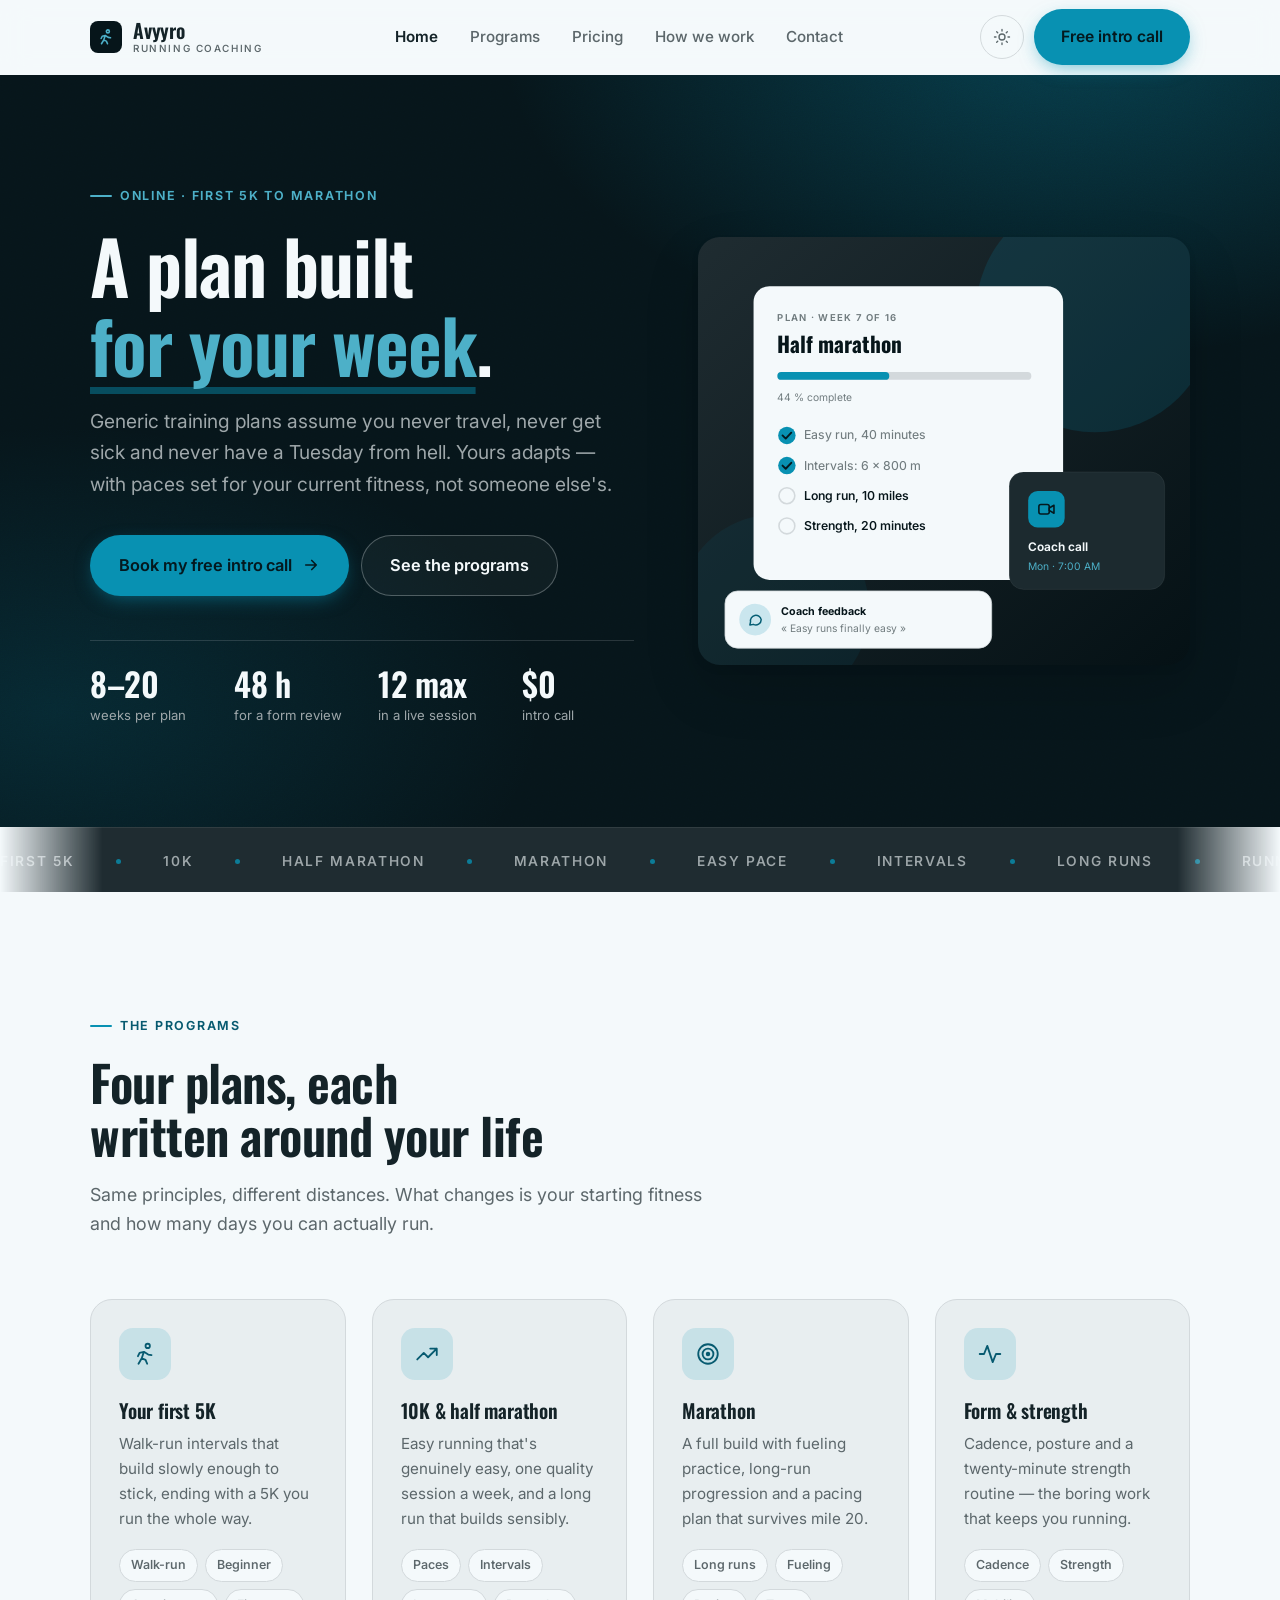
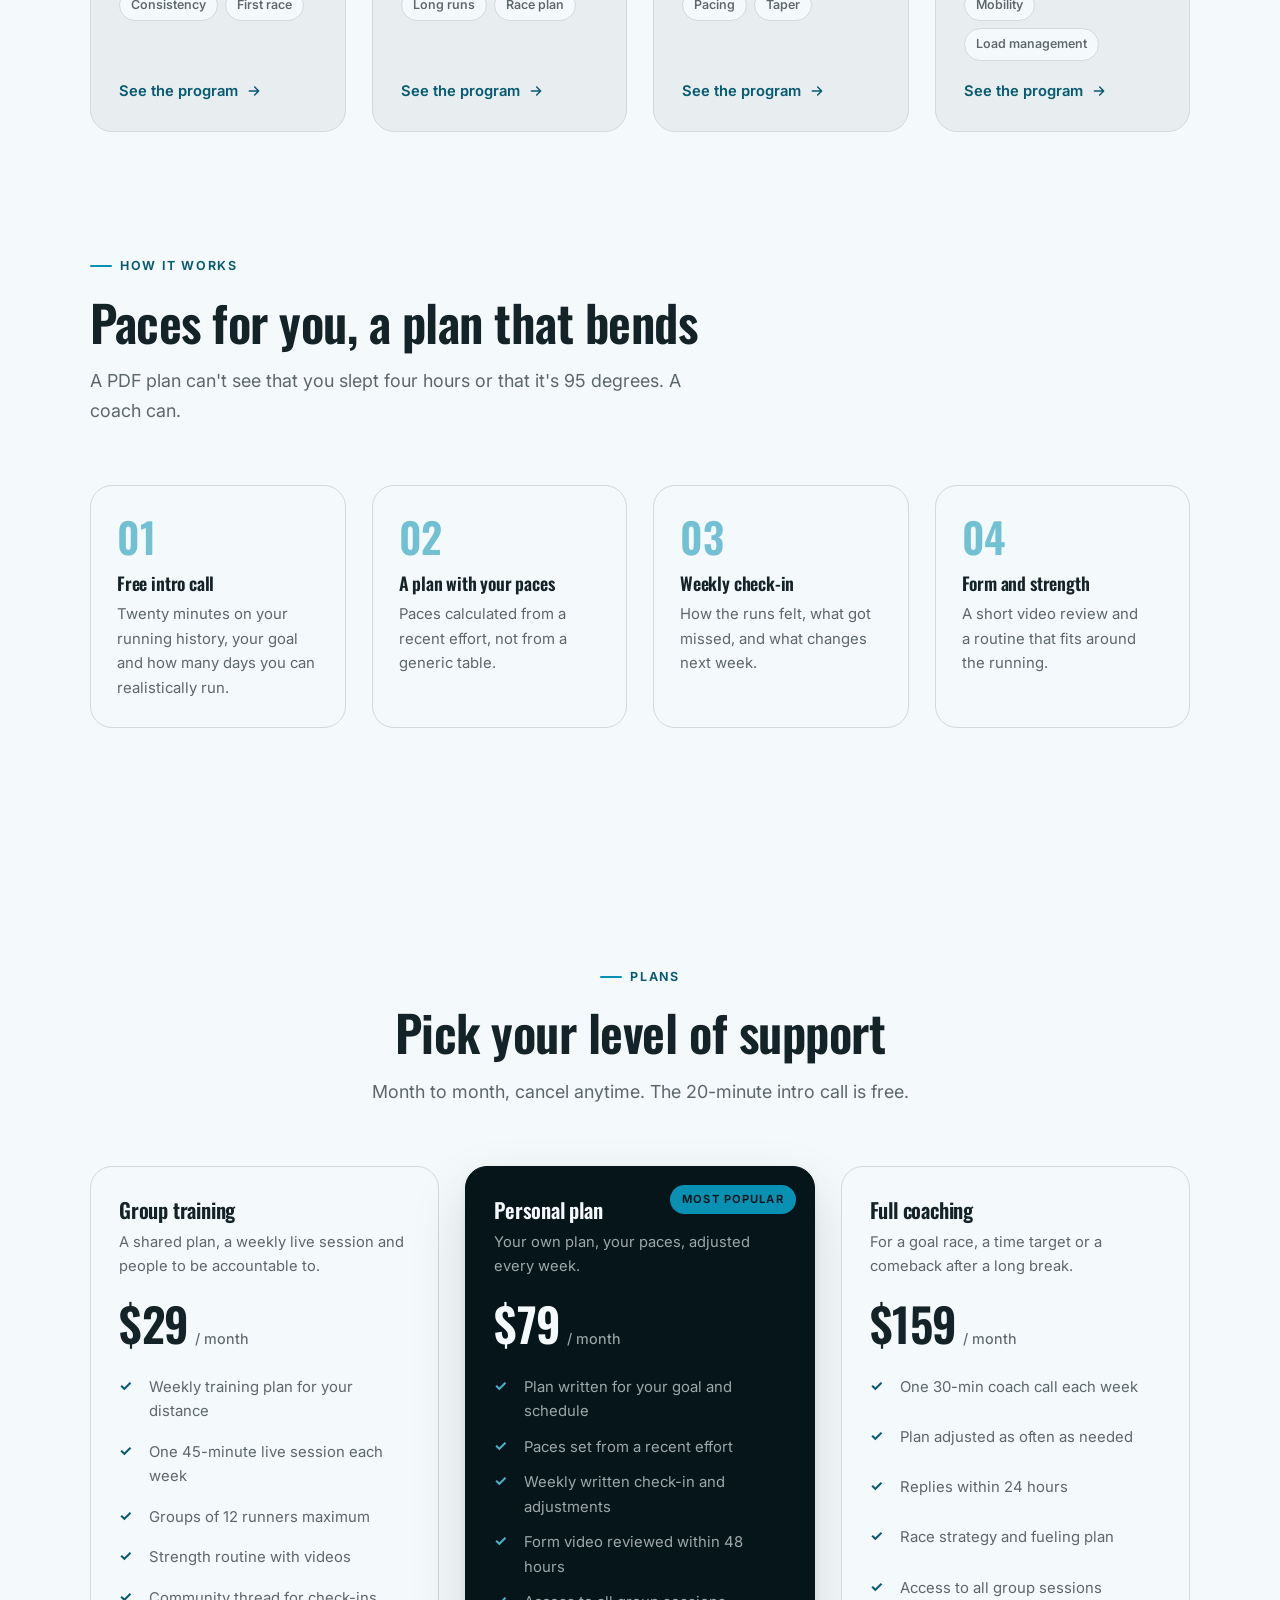
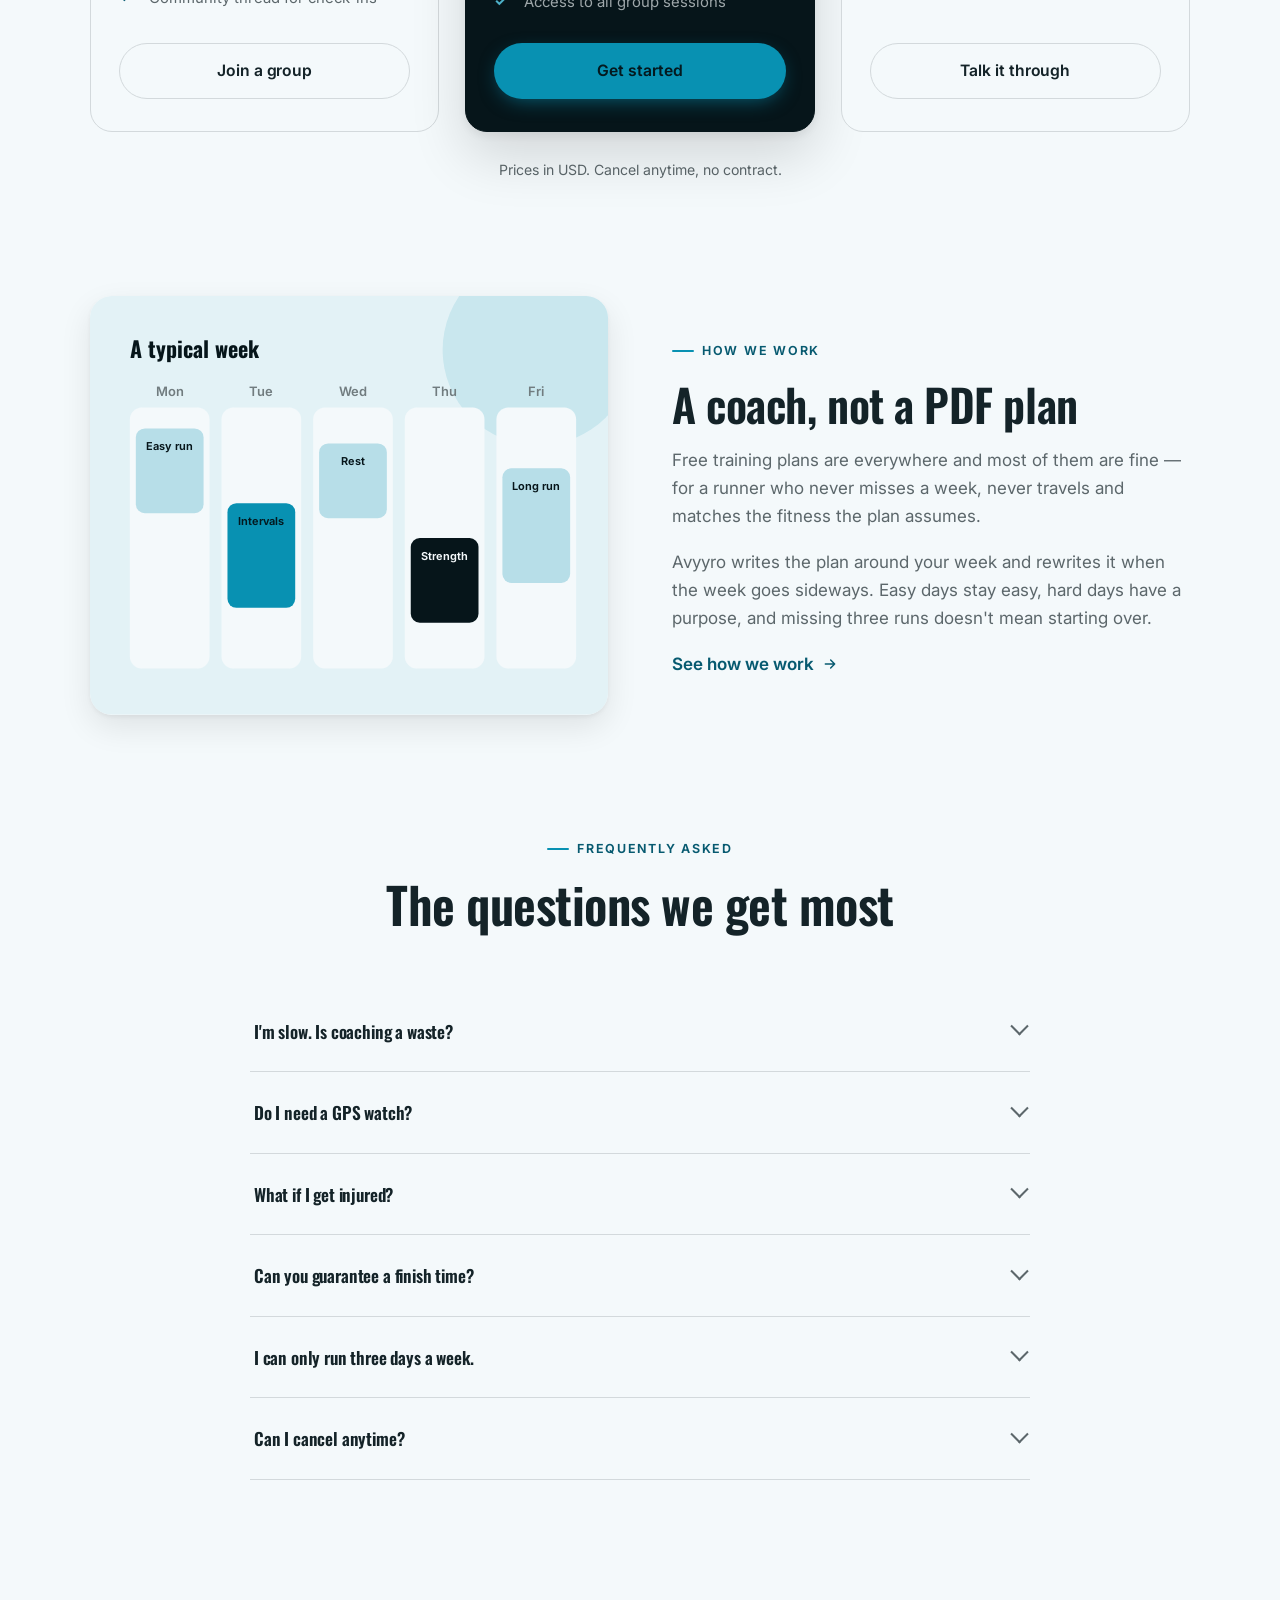
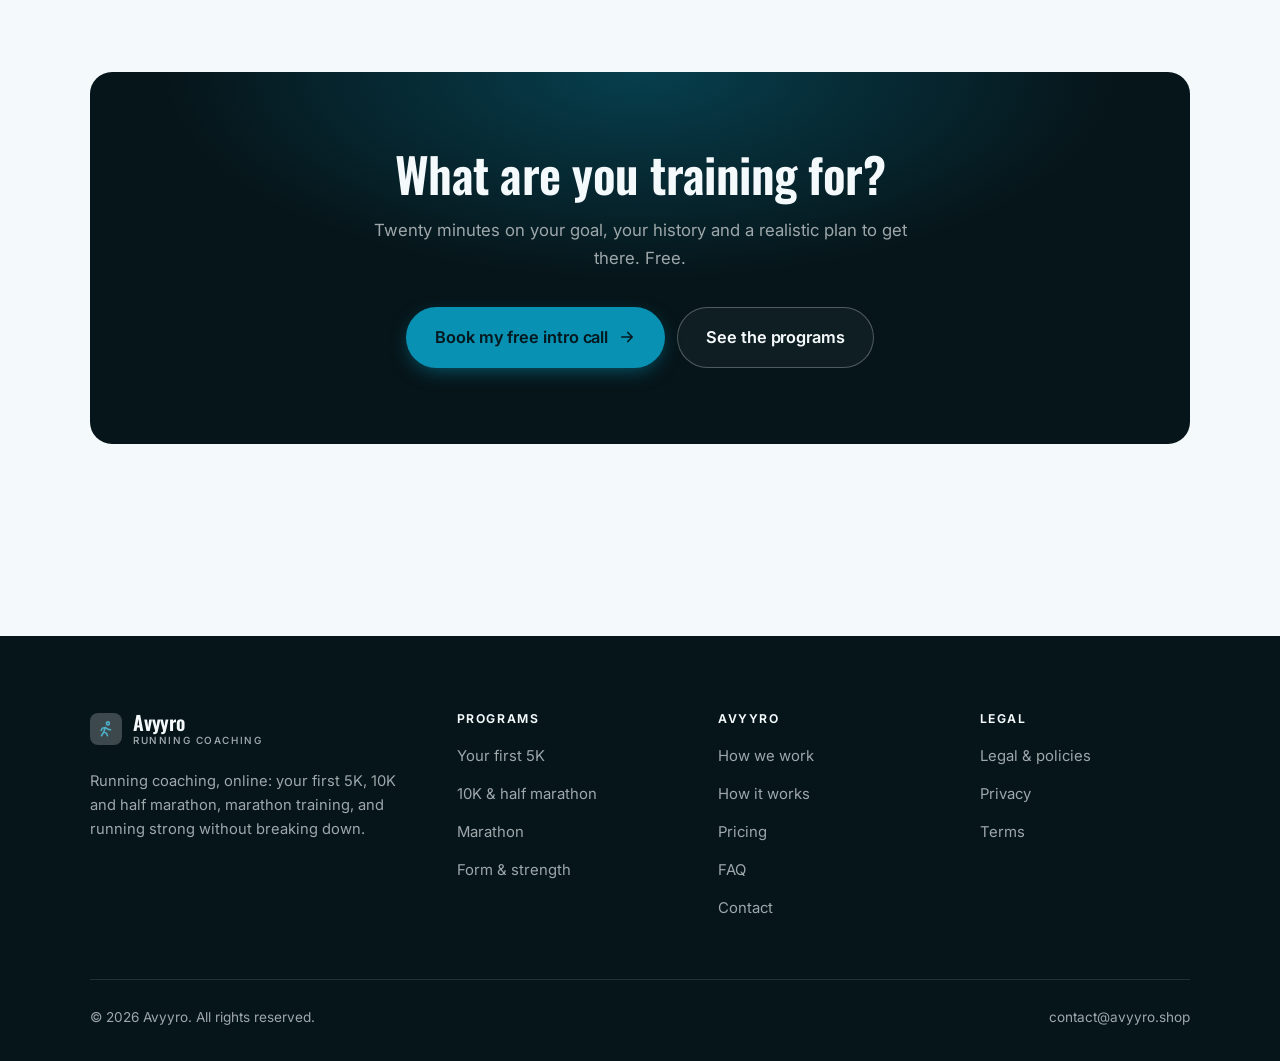
<file: index.html>
<!DOCTYPE html>
<html lang="en" class="no-js">
<head>
<meta charset="utf-8">
<meta name="viewport" content="width=device-width, initial-scale=1">
<title>Avyyro — Running coaching: a plan written for your week</title>
<meta name="description" content="Online running coaching: first 5K through marathon, paces set for you, form and strength work, and a plan that adapts when life gets in the way. Free intro call.">
<link rel="canonical" href="https://avyyro.shop/">

<meta property="og:type" content="website">
<meta property="og:url" content="https://avyyro.shop/">
<meta property="og:site_name" content="Avyyro">
<meta property="og:locale" content="en_US">
<meta property="og:title" content="Avyyro — Running coaching: a plan written for your week">
<meta property="og:description" content="Online running coaching: first 5K through marathon, paces set for you, form and strength work, and a plan that adapts when life gets in the way. Free intro call.">
<meta name="theme-color" content="#06151a">

<link rel="icon" href="assets/img/favicon.svg" type="image/svg+xml">
<link rel="preconnect" href="https://fonts.googleapis.com">
<link rel="preconnect" href="https://fonts.gstatic.com" crossorigin>
<link rel="stylesheet" href="https://fonts.googleapis.com/css2?family=Oswald:wght@400..700&family=Inter:wght@400..700&display=swap">
<link rel="stylesheet" href="assets/css/style.css">

<!-- Thème appliqué avant le premier rendu (évite le flash) -->
<script>
document.documentElement.classList.remove('no-js');
(function(){try{var t=localStorage.getItem('site-theme');if(t){document.documentElement.setAttribute('data-theme',t);}}catch(e){}})();
</script>
<script type="application/ld+json">
{
  "@context": "https://schema.org",
  "@type": "Organization",
  "name": "Avyyro",
  "url": "https://avyyro.shop/",
  "email": "contact@avyyro.shop",
  "description": "Online running coaching: first 5K through marathon, paces set for you, form and strength work, and a plan that adapts when life gets in the way. Free intro call.",
  "areaServed": "US",
  "knowsLanguage": "en"
}
</script>
</head>

<body>
<a class="skip-link" href="#main">Skip to main content</a>

<header class="site-header">
  <nav class="wrap nav" aria-label="Main navigation">
    <a class="brand" href="index.html">
      <svg class="brand__mark" viewBox="0 0 64 64" aria-hidden="true">
        <rect class="bm-bg" width="64" height="64" rx="16"/>
        <g class="bm-ic" transform="translate(14 14) scale(1.5)" fill="none" stroke-width="2.1" stroke-linecap="round" stroke-linejoin="round"><circle cx="14.5" cy="4.5" r="2"/><path d="M6 21l3-5 3.5 1.5L14 21M9 16l2-6 4 2.5 3 .5M11 10l-4 1-1.5 3"/></g>
      </svg>
      <span>Avyyro<span class="brand__sub">Running coaching</span></span>
    </a>

    <ul class="nav__links" id="nav-links">
      <li><a href="index.html" aria-current="page">Home</a></li>
      <li><a href="programs.html">Programs</a></li>
      <li><a href="index.html#pricing">Pricing</a></li>
      <li><a href="about.html">How we work</a></li>
      <li><a href="contact.html">Contact</a></li>
      <li><a class="btn btn--primary" href="contact.html">Free intro call</a></li>
    </ul>

    <div class="nav__cta">
      <button class="theme-toggle" type="button" aria-label="Switch to dark theme">
        <svg class="icon-sun" viewBox="0 0 24 24" fill="none" stroke="currentColor" stroke-width="1.8" stroke-linecap="round" aria-hidden="true"><circle cx="12" cy="12" r="4"/><path d="M12 2v2m0 16v2M2 12h2m16 0h2M4.9 4.9l1.4 1.4m11.4 11.4 1.4 1.4M19.1 4.9l-1.4 1.4M6.3 17.7l-1.4 1.4"/></svg>
        <svg class="icon-moon" viewBox="0 0 24 24" fill="none" stroke="currentColor" stroke-width="1.8" stroke-linecap="round" stroke-linejoin="round" aria-hidden="true"><path d="M21 12.8A9 9 0 1 1 11.2 3a7 7 0 0 0 9.8 9.8z"/></svg>
      </button>
      <a class="btn btn--primary" href="contact.html">Free intro call</a>
      <button class="nav__toggle" type="button" aria-expanded="false" aria-controls="nav-links" aria-label="Open menu">
        <svg class="icon-open" viewBox="0 0 24 24" fill="none" stroke="currentColor" stroke-width="2" stroke-linecap="round" aria-hidden="true"><path d="M3 6h18M3 12h18M3 18h18"/></svg>
        <svg class="icon-close" viewBox="0 0 24 24" fill="none" stroke="currentColor" stroke-width="2" stroke-linecap="round" aria-hidden="true"><path d="M6 6l12 12M18 6L6 18"/></svg>
      </button>
    </div>
  </nav>
</header>

<main id="main">

<section class="hero">
  <div class="wrap hero__inner">
    <div>
      <span class="eyebrow hero__eyebrow">Online · First 5K to marathon</span>
      <h1>A plan built<br> <em>for your week</em>.</h1>
      <p class="hero__lede">Generic training plans assume you never travel, never get sick and never have a Tuesday from hell. Yours adapts — with paces set for your current fitness, not someone else's.</p>

      <div class="hero__actions">
        <a class="btn btn--primary btn--lg" href="contact.html">Book my free intro call <svg viewBox="0 0 24 24" fill="none" stroke="currentColor" stroke-width="2.2" stroke-linecap="round" stroke-linejoin="round" aria-hidden="true"><path d="M5 12h14M13 6l6 6-6 6"/></svg></a>
        <a class="btn btn--on-dark btn--lg" href="programs.html">See the programs</a>
      </div>

      <ul class="hero__proof">
        <li><span class="stat__num">8–20</span><span class="stat__label">weeks per plan</span></li>
        <li><span class="stat__num">48 h</span><span class="stat__label">for a form review</span></li>
        <li><span class="stat__num">12 max</span><span class="stat__label">in a live session</span></li>
        <li><span class="stat__num">$0</span><span class="stat__label">intro call</span></li>
      </ul>
    </div>

    <div class="hero__art">
      <svg viewBox="0 0 620 540" role="img" aria-label="A half marathon plan in week 7 of 16, showing this week's runs, the next coach call and feedback.">
        <defs>
          <linearGradient id="hbg" x1="0" y1="0" x2="1" y2="1">
            <stop offset="0" stop-color="#1f2c31"/><stop offset="1" stop-color="#051115"/>
          </linearGradient>
        </defs>
        <rect width="620" height="540" rx="22" fill="url(#hbg)"/>
        <circle cx="500" cy="96" r="150" fill="#0891b2" opacity=".16"/>
        <circle cx="96" cy="470" r="120" fill="#0891b2" opacity=".08"/>

        <g style="font-family: var(--font-body)">
          <!-- Carte programme -->
          <rect x="70" y="62" width="390" height="370" rx="20" fill="#f4f9fb"/>
          <text x="100" y="106" font-size="12" font-weight="650" letter-spacing="1.6" fill="#717c7f">PLAN · WEEK 7 OF 16</text>
          <text x="100" y="146" font-size="27" font-weight="700" fill="#06151a" style="font-family: var(--font-display)">Half marathon</text>
          <rect x="100" y="170" width="320" height="10" rx="5" fill="#d3d9dc"/>
          <rect x="100" y="170" width="141" height="10" rx="5" fill="#0891b2"/>
          <text x="100" y="206" font-size="13" fill="#717c7f">44 % complete</text>
          <circle cx="112" cy="250" r="11" fill="#0891b2"/><path d="M106.5 250l4 4 7-7.5" fill="none" stroke="#04191f" stroke-width="2.4" stroke-linecap="round" stroke-linejoin="round"/><text x="134" y="255" font-size="15.5" fill="#717c7f" font-weight="450">Easy run, 40 minutes</text>
          <circle cx="112" cy="288" r="11" fill="#0891b2"/><path d="M106.5 288l4 4 7-7.5" fill="none" stroke="#04191f" stroke-width="2.4" stroke-linecap="round" stroke-linejoin="round"/><text x="134" y="293" font-size="15.5" fill="#717c7f" font-weight="450">Intervals: 6 × 800 m</text>
          <circle cx="112" cy="326" r="10" fill="none" stroke="#d3d9dc" stroke-width="2"/><text x="134" y="331" font-size="15.5" fill="#06151a" font-weight="560">Long run, 10 miles</text>
          <circle cx="112" cy="364" r="10" fill="none" stroke="#d3d9dc" stroke-width="2"/><text x="134" y="369" font-size="15.5" fill="#06151a" font-weight="560">Strength, 20 minutes</text>

          <!-- Carte séance -->
          <rect x="392" y="296" width="196" height="148" rx="18" fill="#1c2a2f" stroke="#ffffff" stroke-opacity=".08"/>
          <rect x="416" y="320" width="46" height="46" rx="12" fill="#0891b2"/>
          <g transform="translate(427 331)" fill="none" stroke="#04191f" color="#04191f" stroke-width="2" stroke-linecap="round" stroke-linejoin="round"><rect x="2.5" y="6" width="13" height="12" rx="2.5"/><path d="M15.5 10.5 21.5 7v10l-6-3.5z"/></g>
          <text x="416" y="396" font-size="15" font-weight="650" fill="#f4f9fb">Coach call</text>
          <text x="416" y="420" font-size="13" fill="#4db0c8">Mon · 7:00 AM</text>

          <!-- Retour du coach -->
          <rect x="34" y="446" width="336" height="72" rx="16" fill="#f4f9fb" stroke="#d3d9dc"/>
          <circle cx="72" cy="482" r="20" fill="#cae6ee"/>
          <g transform="translate(62 472) scale(.84)" fill="none" stroke="#055e74" stroke-width="2.2" stroke-linecap="round" stroke-linejoin="round"><path d="M21 12a8 8 0 0 1-11.6 7.1L4 20l1-4.6A8 8 0 1 1 21 12z"/></g>
          <text x="104" y="476" font-size="13.5" font-weight="700" fill="#06151a">Coach feedback</text>
          <text x="104" y="498" font-size="13" fill="#717c7f">« Easy runs finally easy »</text>
        </g>
      </svg>
    </div>
  </div>
</section>

<div class="marquee" aria-hidden="true">
  <div class="marquee__track"><span>First 5K</span><span>10K</span><span>Half marathon</span><span>Marathon</span><span>Easy pace</span><span>Intervals</span><span>Long runs</span><span>Running form</span><span>Strength</span><span>Race day</span><span>First 5K</span><span>10K</span><span>Half marathon</span><span>Marathon</span><span>Easy pace</span><span>Intervals</span><span>Long runs</span><span>Running form</span><span>Strength</span><span>Race day</span></div>
</div>

<section class="section wrap" id="programs">
  <div class="section-head reveal">
    <span class="eyebrow">The programs</span>
    <h2>Four plans, each written around your life</h2>
    <p>Same principles, different distances. What changes is your starting fitness and how many days you can actually run.</p>
  </div>
  <div class="grid grid--4 reveal-group">
    <a class="card" href="programs.html#first-5k">
      <div class="card__icon"><svg viewBox="0 0 24 24" fill="none" stroke="currentColor" stroke-width="1.7" stroke-linecap="round" stroke-linejoin="round" aria-hidden="true"><circle cx="14.5" cy="4.5" r="2"/><path d="M6 21l3-5 3.5 1.5L14 21M9 16l2-6 4 2.5 3 .5M11 10l-4 1-1.5 3"/></svg></div>
      <h3>Your first 5K</h3>
      <p>Walk-run intervals that build slowly enough to stick, ending with a 5K you run the whole way.</p>
      <ul class="tags"><li>Walk-run</li><li>Beginner</li><li>Consistency</li><li>First race</li></ul>
      <span class="arrow-link">See the program <svg viewBox="0 0 24 24" fill="none" stroke="currentColor" stroke-width="2.2" stroke-linecap="round" stroke-linejoin="round" aria-hidden="true"><path d="M5 12h14M13 6l6 6-6 6"/></svg></span>
    </a>
    <a class="card" href="programs.html#10k-half">
      <div class="card__icon"><svg viewBox="0 0 24 24" fill="none" stroke="currentColor" stroke-width="1.7" stroke-linecap="round" stroke-linejoin="round" aria-hidden="true"><path d="M3 17l6-6 4 4 8-8M15 7h6v6"/></svg></div>
      <h3>10K &amp; half marathon</h3>
      <p>Easy running that's genuinely easy, one quality session a week, and a long run that builds sensibly.</p>
      <ul class="tags"><li>Paces</li><li>Intervals</li><li>Long runs</li><li>Race plan</li></ul>
      <span class="arrow-link">See the program <svg viewBox="0 0 24 24" fill="none" stroke="currentColor" stroke-width="2.2" stroke-linecap="round" stroke-linejoin="round" aria-hidden="true"><path d="M5 12h14M13 6l6 6-6 6"/></svg></span>
    </a>
    <a class="card" href="programs.html#marathon">
      <div class="card__icon"><svg viewBox="0 0 24 24" fill="none" stroke="currentColor" stroke-width="1.7" stroke-linecap="round" stroke-linejoin="round" aria-hidden="true"><circle cx="12" cy="12" r="9"/><circle cx="12" cy="12" r="5"/><circle cx="12" cy="12" r="1.2" fill="currentColor"/></svg></div>
      <h3>Marathon</h3>
      <p>A full build with fueling practice, long-run progression and a pacing plan that survives mile 20.</p>
      <ul class="tags"><li>Long runs</li><li>Fueling</li><li>Pacing</li><li>Taper</li></ul>
      <span class="arrow-link">See the program <svg viewBox="0 0 24 24" fill="none" stroke="currentColor" stroke-width="2.2" stroke-linecap="round" stroke-linejoin="round" aria-hidden="true"><path d="M5 12h14M13 6l6 6-6 6"/></svg></span>
    </a>
    <a class="card" href="programs.html#form">
      <div class="card__icon"><svg viewBox="0 0 24 24" fill="none" stroke="currentColor" stroke-width="1.7" stroke-linecap="round" stroke-linejoin="round" aria-hidden="true"><path d="M2.5 12h4l3-7.5 5 15 3-7.5h4"/></svg></div>
      <h3>Form &amp; strength</h3>
      <p>Cadence, posture and a twenty-minute strength routine — the boring work that keeps you running.</p>
      <ul class="tags"><li>Cadence</li><li>Strength</li><li>Mobility</li><li>Load management</li></ul>
      <span class="arrow-link">See the program <svg viewBox="0 0 24 24" fill="none" stroke="currentColor" stroke-width="2.2" stroke-linecap="round" stroke-linejoin="round" aria-hidden="true"><path d="M5 12h14M13 6l6 6-6 6"/></svg></span>
    </a>
  </div>
</section>

<section class="section section--flush wrap" id="how-it-works">
  <div class="section-head reveal">
    <span class="eyebrow">How it works</span>
    <h2>Paces for you, a plan that bends</h2>
    <p>A PDF plan can't see that you slept four hours or that it's 95 degrees. A coach can.</p>
  </div>
  <div class="grid grid--4 steps reveal-group">
    <article class="step">
      <h3>Free intro call</h3>
      <p>Twenty minutes on your running history, your goal and how many days you can realistically run.</p>
    </article>
    <article class="step">
      <h3>A plan with your paces</h3>
      <p>Paces calculated from a recent effort, not from a generic table.</p>
    </article>
    <article class="step">
      <h3>Weekly check-in</h3>
      <p>How the runs felt, what got missed, and what changes next week.</p>
    </article>
    <article class="step">
      <h3>Form and strength</h3>
      <p>A short video review and a routine that fits around the running.</p>
    </article>
  </div>
</section>

<section class="section wrap" id="pricing">
  <div class="section-head section-head--center reveal">
    <span class="eyebrow">Plans</span>
    <h2>Pick your level of support</h2>
    <p>Month to month, cancel anytime. The 20-minute intro call is free.</p>
  </div>
  <div class="grid grid--3 plans reveal-group">
    <article class="plan">
      
      <h3>Group training</h3>
      <p class="plan__desc">A shared plan, a weekly live session and people to be accountable to.</p>
      <p class="plan__price">$29<span class="plan__period">/ month</span></p>
      <ul class="plan__features">
        <li>Weekly training plan for your distance</li>
        <li>One 45-minute live session each week</li>
        <li>Groups of 12 runners maximum</li>
        <li>Strength routine with videos</li>
        <li>Community thread for check-ins</li>
      </ul>
      <a class="btn btn--ghost btn--block" href="contact.html">Join a group</a>
    </article>
    <article class="plan plan--featured">
      <span class="plan__tag">Most popular</span>
      <h3>Personal plan</h3>
      <p class="plan__desc">Your own plan, your paces, adjusted every week.</p>
      <p class="plan__price">$79<span class="plan__period">/ month</span></p>
      <ul class="plan__features">
        <li>Plan written for your goal and schedule</li>
        <li>Paces set from a recent effort</li>
        <li>Weekly written check-in and adjustments</li>
        <li>Form video reviewed within 48 hours</li>
        <li>Access to all group sessions</li>
      </ul>
      <a class="btn btn--primary btn--block" href="contact.html">Get started</a>
    </article>
    <article class="plan">
      
      <h3>Full coaching</h3>
      <p class="plan__desc">For a goal race, a time target or a comeback after a long break.</p>
      <p class="plan__price">$159<span class="plan__period">/ month</span></p>
      <ul class="plan__features">
        <li>One 30-min coach call each week</li>
        <li>Plan adjusted as often as needed</li>
        <li>Replies within 24 hours</li>
        <li>Race strategy and fueling plan</li>
        <li>Access to all group sessions</li>
      </ul>
      <a class="btn btn--ghost btn--block" href="contact.html">Talk it through</a>
    </article>
  </div>
  <p class="plans-note">Prices in USD. Cancel anytime, no contract.</p>
</section>

<section class="section section--flush wrap">
  <div class="split reveal">
    <div class="split__art">
      <svg viewBox="0 0 520 420" role="img" aria-label="Example of a typical week: Easy run, Intervals, Rest, Strength, Long run.">
        <rect width="520" height="420" rx="20" fill="#e3f2f6"/>
        <circle cx="450" cy="54" r="96" fill="#0891b2" opacity=".12"/>
        <g style="font-family: var(--font-body)">
        <text x="40" y="62" font-size="22" font-weight="700" fill="#06151a" style="font-family: var(--font-display)">A typical week</text>
        <text x="80" y="100" text-anchor="middle" font-size="13" font-weight="600" fill="#717c7f">Mon</text>
        <rect x="40" y="112" width="80" height="262" rx="12" fill="#f4f9fb"/>
        <rect x="46" y="133" width="68" height="85" rx="9" fill="#b7dee8"/>
        <text x="80" y="155" text-anchor="middle" font-size="11" font-weight="650" fill="#06151a">Easy run</text>
        <text x="172" y="100" text-anchor="middle" font-size="13" font-weight="600" fill="#717c7f">Tue</text>
        <rect x="132" y="112" width="80" height="262" rx="12" fill="#f4f9fb"/>
        <rect x="138" y="208" width="68" height="105" rx="9" fill="#0891b2"/>
        <text x="172" y="230" text-anchor="middle" font-size="11" font-weight="650" fill="#04191f">Intervals</text>
        <text x="264" y="100" text-anchor="middle" font-size="13" font-weight="600" fill="#717c7f">Wed</text>
        <rect x="224" y="112" width="80" height="262" rx="12" fill="#f4f9fb"/>
        <rect x="230" y="148" width="68" height="75" rx="9" fill="#b7dee8"/>
        <text x="264" y="170" text-anchor="middle" font-size="11" font-weight="650" fill="#06151a">Rest</text>
        <text x="356" y="100" text-anchor="middle" font-size="13" font-weight="600" fill="#717c7f">Thu</text>
        <rect x="316" y="112" width="80" height="262" rx="12" fill="#f4f9fb"/>
        <rect x="322" y="243" width="68" height="85" rx="9" fill="#06151a"/>
        <text x="356" y="265" text-anchor="middle" font-size="11" font-weight="650" fill="#f4f9fb">Strength</text>
        <text x="448" y="100" text-anchor="middle" font-size="13" font-weight="600" fill="#717c7f">Fri</text>
        <rect x="408" y="112" width="80" height="262" rx="12" fill="#f4f9fb"/>
        <rect x="414" y="173" width="68" height="115" rx="9" fill="#b7dee8"/>
        <text x="448" y="195" text-anchor="middle" font-size="11" font-weight="650" fill="#06151a">Long run</text>
        </g>
      </svg>
    </div>
    <div>
      <span class="eyebrow">How we work</span>
      <h2>A coach, not a PDF plan</h2>
      <p>Free training plans are everywhere and most of them are fine — for a runner who never misses a week, never travels and matches the fitness the plan assumes.</p>
      <p>Avyyro writes the plan around your week and rewrites it when the week goes sideways. Easy days stay easy, hard days have a purpose, and missing three runs doesn't mean starting over.</p>
      <p><a class="arrow-link" href="about.html">See how we work <svg viewBox="0 0 24 24" fill="none" stroke="currentColor" stroke-width="2.2" stroke-linecap="round" stroke-linejoin="round" aria-hidden="true"><path d="M5 12h14M13 6l6 6-6 6"/></svg></a></p>
    </div>
  </div>
</section>

<section class="section section--flush wrap" id="faq">
  <div class="section-head section-head--center reveal">
    <span class="eyebrow">Frequently asked</span>
    <h2>The questions we get most</h2>
  </div>
  <div class="faq reveal">
    <details>
      <summary>I'm slow. Is coaching a waste?</summary>
      <p>No. Most clients aren't fast, and pace has nothing to do with whether structure helps. Easy running is supposed to feel easy at any speed.</p>
    </details>
    <details>
      <summary>Do I need a GPS watch?</summary>
      <p>It helps, but a phone works. We can coach by time and effort instead of pace if you'd rather not stare at numbers.</p>
    </details>
    <details>
      <summary>What if I get injured?</summary>
      <p>We're coaches, not clinicians. For pain or injury, see a physician or physical therapist; once you have their guidance we'll adjust the plan around it.</p>
    </details>
    <details>
      <summary>Can you guarantee a finish time?</summary>
      <p>No. We'll give you an honest estimate based on your training, and a pacing plan. Race day has too many variables for promises.</p>
    </details>
    <details>
      <summary>I can only run three days a week.</summary>
      <p>That's a perfectly good plan. Plenty of people run half marathons on three days. We'll make those three count.</p>
    </details>
    <details>
      <summary>Can I cancel anytime?</summary>
      <p>Yes. No contract, no minimum term. Access stays open until the end of the month you already paid for.</p>
    </details>
  </div>
</section>

<section class="wrap section--tight">
  <div class="cta-band reveal">
    <h2>What are you training for?</h2>
    <p>Twenty minutes on your goal, your history and a realistic plan to get there. Free.</p>
    <div class="hero__actions">
      <a class="btn btn--primary btn--lg" href="contact.html">Book my free intro call <svg viewBox="0 0 24 24" fill="none" stroke="currentColor" stroke-width="2.2" stroke-linecap="round" stroke-linejoin="round" aria-hidden="true"><path d="M5 12h14M13 6l6 6-6 6"/></svg></a>
      <a class="btn btn--on-dark btn--lg" href="programs.html">See the programs</a>
    </div>
  </div>
</section>

</main>

<footer class="site-footer">
  <div class="wrap">
    <div class="footer__grid">
      <div class="footer__brand">
        <a class="brand" href="index.html">
          <svg class="brand__mark" viewBox="0 0 64 64" aria-hidden="true">
        <rect class="bm-bg" width="64" height="64" rx="16"/>
        <g class="bm-ic" transform="translate(14 14) scale(1.5)" fill="none" stroke-width="2.1" stroke-linecap="round" stroke-linejoin="round"><circle cx="14.5" cy="4.5" r="2"/><path d="M6 21l3-5 3.5 1.5L14 21M9 16l2-6 4 2.5 3 .5M11 10l-4 1-1.5 3"/></g>
      </svg>
          <span>Avyyro<span class="brand__sub">Running coaching</span></span>
        </a>
        <p>Running coaching, online: your first 5K, 10K and half marathon, marathon training, and running strong without breaking down.</p>
      </div>

      <div class="footer__col">
        <h4>Programs</h4>
        <ul>
          <li><a href="programs.html#first-5k">Your first 5K</a></li>
          <li><a href="programs.html#10k-half">10K &amp; half marathon</a></li>
          <li><a href="programs.html#marathon">Marathon</a></li>
          <li><a href="programs.html#form">Form &amp; strength</a></li>
        </ul>
      </div>

      <div class="footer__col">
        <h4>Avyyro</h4>
        <ul>
          <li><a href="about.html">How we work</a></li>
          <li><a href="index.html#how-it-works">How it works</a></li>
          <li><a href="index.html#pricing">Pricing</a></li>
          <li><a href="index.html#faq">FAQ</a></li>
          <li><a href="contact.html">Contact</a></li>
        </ul>
      </div>

      <div class="footer__col">
        <h4>Legal</h4>
        <ul>
          <li><a href="legal.html">Legal &amp; policies</a></li>
          <li><a href="legal.html#privacy">Privacy</a></li>
          <li><a href="legal.html#terms">Terms</a></li>
        </ul>
      </div>
    </div>

    <div class="footer__bottom">
      <p>© <span data-year>2026</span> Avyyro. All rights reserved.</p>
      <p><a href="mailto:contact@avyyro.shop">contact@avyyro.shop</a></p>
    </div>
  </div>
</footer>

<script src="assets/js/main.js" defer></script>
</body>
</html>
</file>
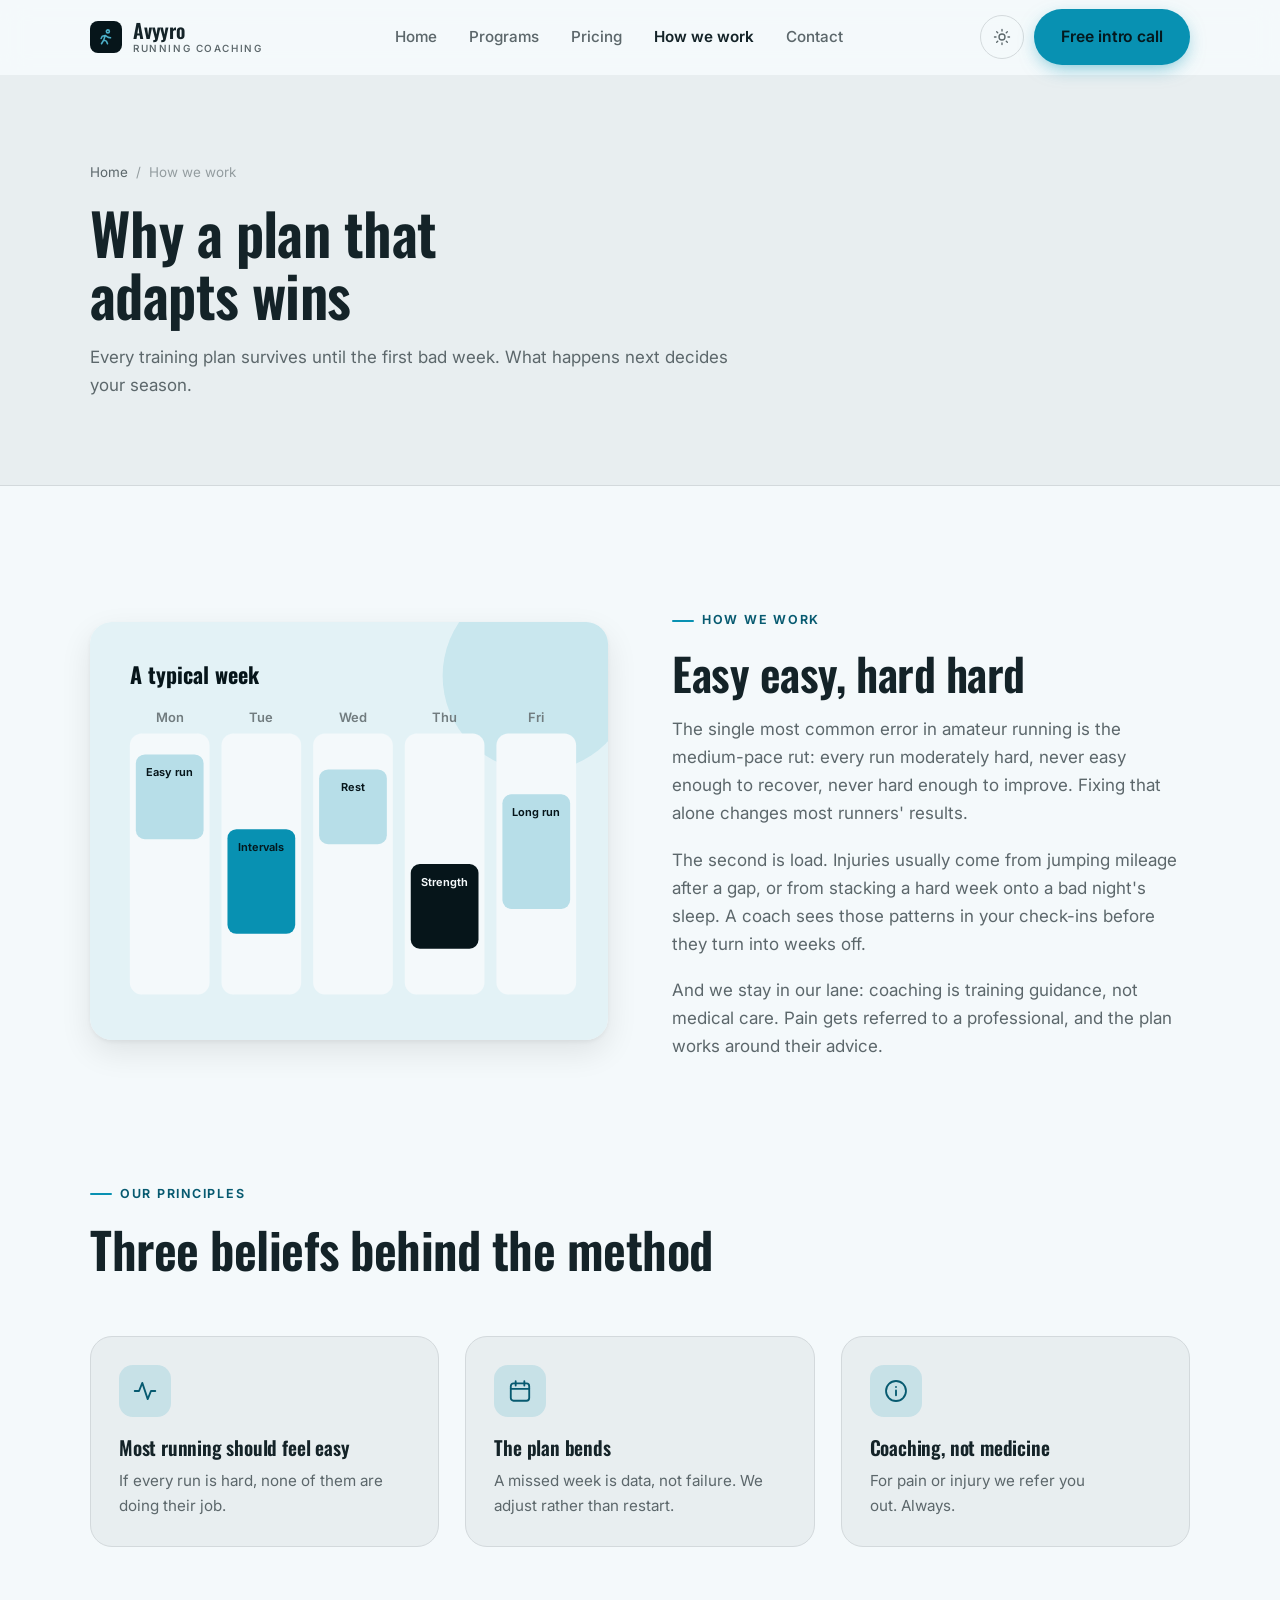
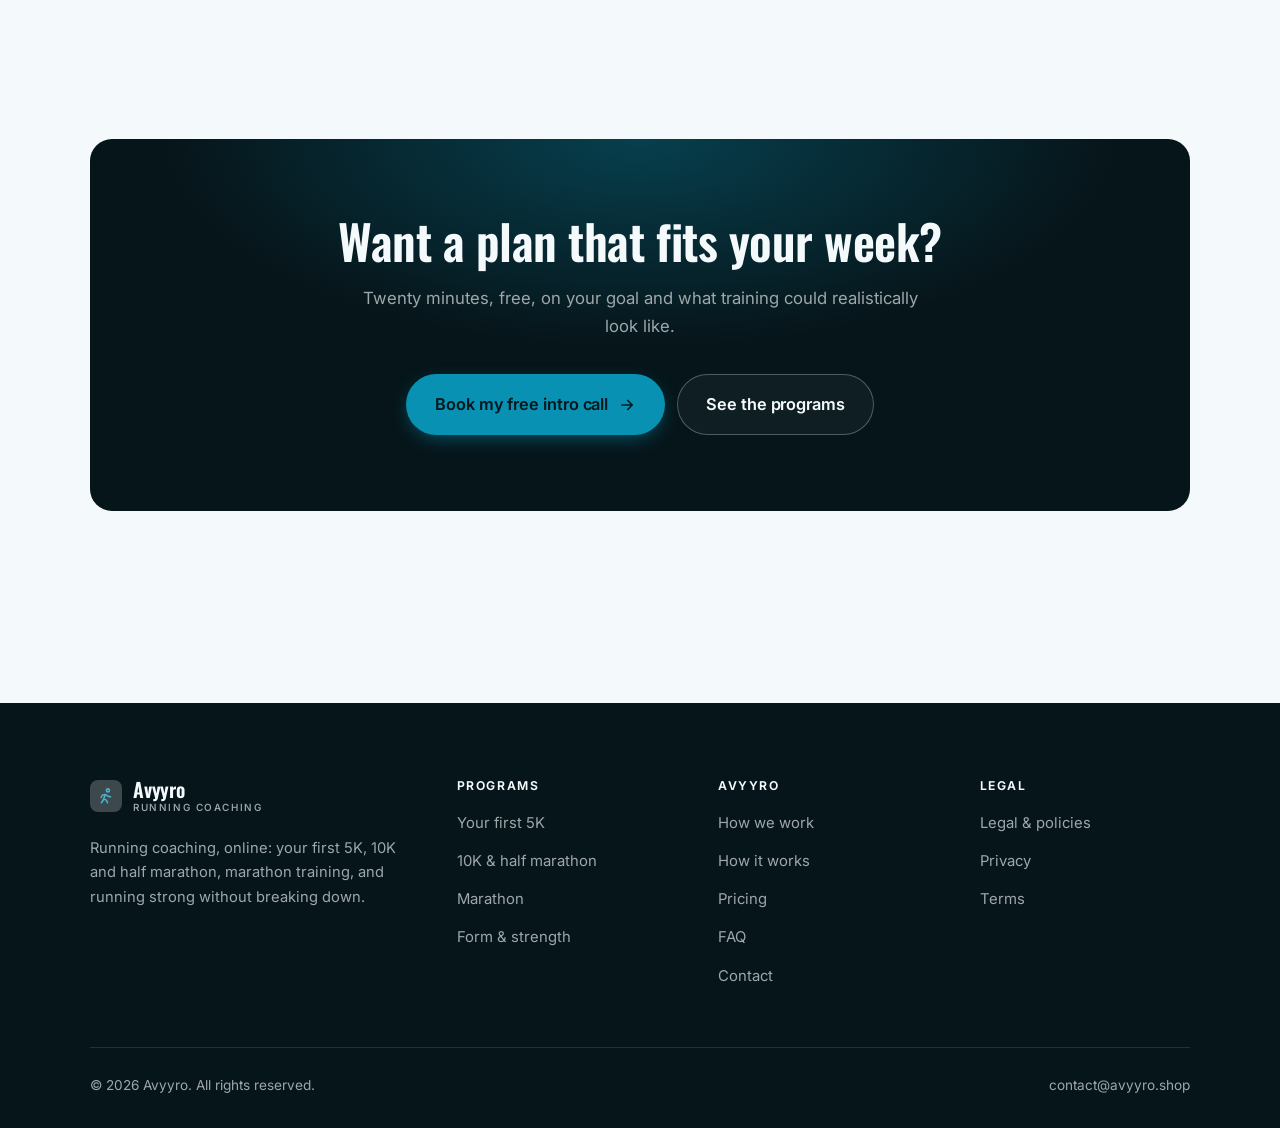
<file: about.html>
<!DOCTYPE html>
<html lang="en" class="no-js">
<head>
<meta charset="utf-8">
<meta name="viewport" content="width=device-width, initial-scale=1">
<title>How we work — Avyyro</title>
<meta name="description" content="Why coached running beats a downloaded plan, and the principles behind Avyyro.">
<link rel="canonical" href="https://avyyro.shop/about.html">

<meta property="og:type" content="website">
<meta property="og:url" content="https://avyyro.shop/about.html">
<meta property="og:site_name" content="Avyyro">
<meta property="og:locale" content="en_US">
<meta property="og:title" content="How we work — Avyyro">
<meta property="og:description" content="Why coached running beats a downloaded plan, and the principles behind Avyyro.">
<meta name="theme-color" content="#06151a">

<link rel="icon" href="assets/img/favicon.svg" type="image/svg+xml">
<link rel="preconnect" href="https://fonts.googleapis.com">
<link rel="preconnect" href="https://fonts.gstatic.com" crossorigin>
<link rel="stylesheet" href="https://fonts.googleapis.com/css2?family=Oswald:wght@400..700&family=Inter:wght@400..700&display=swap">
<link rel="stylesheet" href="assets/css/style.css">

<!-- Thème appliqué avant le premier rendu (évite le flash) -->
<script>
document.documentElement.classList.remove('no-js');
(function(){try{var t=localStorage.getItem('site-theme');if(t){document.documentElement.setAttribute('data-theme',t);}}catch(e){}})();
</script>
</head>

<body>
<a class="skip-link" href="#main">Skip to main content</a>

<header class="site-header">
  <nav class="wrap nav" aria-label="Main navigation">
    <a class="brand" href="index.html">
      <svg class="brand__mark" viewBox="0 0 64 64" aria-hidden="true">
        <rect class="bm-bg" width="64" height="64" rx="16"/>
        <g class="bm-ic" transform="translate(14 14) scale(1.5)" fill="none" stroke-width="2.1" stroke-linecap="round" stroke-linejoin="round"><circle cx="14.5" cy="4.5" r="2"/><path d="M6 21l3-5 3.5 1.5L14 21M9 16l2-6 4 2.5 3 .5M11 10l-4 1-1.5 3"/></g>
      </svg>
      <span>Avyyro<span class="brand__sub">Running coaching</span></span>
    </a>

    <ul class="nav__links" id="nav-links">
      <li><a href="index.html">Home</a></li>
      <li><a href="programs.html">Programs</a></li>
      <li><a href="index.html#pricing">Pricing</a></li>
      <li><a href="about.html" aria-current="page">How we work</a></li>
      <li><a href="contact.html">Contact</a></li>
      <li><a class="btn btn--primary" href="contact.html">Free intro call</a></li>
    </ul>

    <div class="nav__cta">
      <button class="theme-toggle" type="button" aria-label="Switch to dark theme">
        <svg class="icon-sun" viewBox="0 0 24 24" fill="none" stroke="currentColor" stroke-width="1.8" stroke-linecap="round" aria-hidden="true"><circle cx="12" cy="12" r="4"/><path d="M12 2v2m0 16v2M2 12h2m16 0h2M4.9 4.9l1.4 1.4m11.4 11.4 1.4 1.4M19.1 4.9l-1.4 1.4M6.3 17.7l-1.4 1.4"/></svg>
        <svg class="icon-moon" viewBox="0 0 24 24" fill="none" stroke="currentColor" stroke-width="1.8" stroke-linecap="round" stroke-linejoin="round" aria-hidden="true"><path d="M21 12.8A9 9 0 1 1 11.2 3a7 7 0 0 0 9.8 9.8z"/></svg>
      </button>
      <a class="btn btn--primary" href="contact.html">Free intro call</a>
      <button class="nav__toggle" type="button" aria-expanded="false" aria-controls="nav-links" aria-label="Open menu">
        <svg class="icon-open" viewBox="0 0 24 24" fill="none" stroke="currentColor" stroke-width="2" stroke-linecap="round" aria-hidden="true"><path d="M3 6h18M3 12h18M3 18h18"/></svg>
        <svg class="icon-close" viewBox="0 0 24 24" fill="none" stroke="currentColor" stroke-width="2" stroke-linecap="round" aria-hidden="true"><path d="M6 6l12 12M18 6L6 18"/></svg>
      </button>
    </div>
  </nav>
</header>

<main id="main">

<section class="page-head">
  <div class="wrap">
    <nav class="breadcrumb" aria-label="Breadcrumb">
      <a href="index.html">Home</a><span>/</span><span aria-current="page">How we work</span>
    </nav>
    <h1>Why a plan that adapts wins</h1>
    <p>Every training plan survives until the first bad week. What happens next decides your season.</p>
  </div>
</section>

<section class="section wrap">
  <div class="split reveal">
    <div class="split__art">
      <svg viewBox="0 0 520 420" role="img" aria-label="Example of a typical week: Easy run, Intervals, Rest, Strength, Long run.">
        <rect width="520" height="420" rx="20" fill="#e3f2f6"/>
        <circle cx="450" cy="54" r="96" fill="#0891b2" opacity=".12"/>
        <g style="font-family: var(--font-body)">
        <text x="40" y="62" font-size="22" font-weight="700" fill="#06151a" style="font-family: var(--font-display)">A typical week</text>
        <text x="80" y="100" text-anchor="middle" font-size="13" font-weight="600" fill="#717c7f">Mon</text>
        <rect x="40" y="112" width="80" height="262" rx="12" fill="#f4f9fb"/>
        <rect x="46" y="133" width="68" height="85" rx="9" fill="#b7dee8"/>
        <text x="80" y="155" text-anchor="middle" font-size="11" font-weight="650" fill="#06151a">Easy run</text>
        <text x="172" y="100" text-anchor="middle" font-size="13" font-weight="600" fill="#717c7f">Tue</text>
        <rect x="132" y="112" width="80" height="262" rx="12" fill="#f4f9fb"/>
        <rect x="138" y="208" width="68" height="105" rx="9" fill="#0891b2"/>
        <text x="172" y="230" text-anchor="middle" font-size="11" font-weight="650" fill="#04191f">Intervals</text>
        <text x="264" y="100" text-anchor="middle" font-size="13" font-weight="600" fill="#717c7f">Wed</text>
        <rect x="224" y="112" width="80" height="262" rx="12" fill="#f4f9fb"/>
        <rect x="230" y="148" width="68" height="75" rx="9" fill="#b7dee8"/>
        <text x="264" y="170" text-anchor="middle" font-size="11" font-weight="650" fill="#06151a">Rest</text>
        <text x="356" y="100" text-anchor="middle" font-size="13" font-weight="600" fill="#717c7f">Thu</text>
        <rect x="316" y="112" width="80" height="262" rx="12" fill="#f4f9fb"/>
        <rect x="322" y="243" width="68" height="85" rx="9" fill="#06151a"/>
        <text x="356" y="265" text-anchor="middle" font-size="11" font-weight="650" fill="#f4f9fb">Strength</text>
        <text x="448" y="100" text-anchor="middle" font-size="13" font-weight="600" fill="#717c7f">Fri</text>
        <rect x="408" y="112" width="80" height="262" rx="12" fill="#f4f9fb"/>
        <rect x="414" y="173" width="68" height="115" rx="9" fill="#b7dee8"/>
        <text x="448" y="195" text-anchor="middle" font-size="11" font-weight="650" fill="#06151a">Long run</text>
        </g>
      </svg>
    </div>
    <div>
      <span class="eyebrow">How we work</span>
      <h2>Easy easy, hard hard</h2>
      <p>The single most common error in amateur running is the medium-pace rut: every run moderately hard, never easy enough to recover, never hard enough to improve. Fixing that alone changes most runners' results.</p>
      <p>The second is load. Injuries usually come from jumping mileage after a gap, or from stacking a hard week onto a bad night's sleep. A coach sees those patterns in your check-ins before they turn into weeks off.</p>
      <p>And we stay in our lane: coaching is training guidance, not medical care. Pain gets referred to a professional, and the plan works around their advice.</p>
      <!--
        TO DO: add a short introduction of the coach (name, real background),
        with a photo if possible. Do not invent credentials — see README.md.
      -->
    </div>
  </div>
</section>

<section class="section section--flush wrap">
  <div class="section-head reveal">
    <span class="eyebrow">Our principles</span>
    <h2>Three beliefs behind the method</h2>
  </div>
  <div class="grid grid--3 reveal-group">
    <article class="card">
      <div class="card__icon"><svg viewBox="0 0 24 24" fill="none" stroke="currentColor" stroke-width="1.7" stroke-linecap="round" stroke-linejoin="round" aria-hidden="true"><path d="M2.5 12h4l3-7.5 5 15 3-7.5h4"/></svg></div>
      <h3>Most running should feel easy</h3>
      <p>If every run is hard, none of them are doing their job.</p>
    </article>
    <article class="card">
      <div class="card__icon"><svg viewBox="0 0 24 24" fill="none" stroke="currentColor" stroke-width="1.7" stroke-linecap="round" stroke-linejoin="round" aria-hidden="true"><rect x="3.5" y="5" width="17" height="16" rx="2.5"/><path d="M8 3v4M16 3v4M3.5 10h17"/></svg></div>
      <h3>The plan bends</h3>
      <p>A missed week is data, not failure. We adjust rather than restart.</p>
    </article>
    <article class="card">
      <div class="card__icon"><svg viewBox="0 0 24 24" fill="none" stroke="currentColor" stroke-width="1.7" stroke-linecap="round" stroke-linejoin="round" aria-hidden="true"><circle cx="12" cy="12" r="9.2"/><path d="M12 16v-4.5M12 8.2v.1"/></svg></div>
      <h3>Coaching, not medicine</h3>
      <p>For pain or injury we refer you out. Always.</p>
    </article>
  </div>
</section>

<section class="wrap section--tight">
  <div class="cta-band reveal">
    <h2>Want a plan that fits your week?</h2>
    <p>Twenty minutes, free, on your goal and what training could realistically look like.</p>
    <div class="hero__actions">
      <a class="btn btn--primary btn--lg" href="contact.html">Book my free intro call <svg viewBox="0 0 24 24" fill="none" stroke="currentColor" stroke-width="2.2" stroke-linecap="round" stroke-linejoin="round" aria-hidden="true"><path d="M5 12h14M13 6l6 6-6 6"/></svg></a>
      <a class="btn btn--on-dark btn--lg" href="programs.html">See the programs</a>
    </div>
  </div>
</section>

</main>

<footer class="site-footer">
  <div class="wrap">
    <div class="footer__grid">
      <div class="footer__brand">
        <a class="brand" href="index.html">
          <svg class="brand__mark" viewBox="0 0 64 64" aria-hidden="true">
        <rect class="bm-bg" width="64" height="64" rx="16"/>
        <g class="bm-ic" transform="translate(14 14) scale(1.5)" fill="none" stroke-width="2.1" stroke-linecap="round" stroke-linejoin="round"><circle cx="14.5" cy="4.5" r="2"/><path d="M6 21l3-5 3.5 1.5L14 21M9 16l2-6 4 2.5 3 .5M11 10l-4 1-1.5 3"/></g>
      </svg>
          <span>Avyyro<span class="brand__sub">Running coaching</span></span>
        </a>
        <p>Running coaching, online: your first 5K, 10K and half marathon, marathon training, and running strong without breaking down.</p>
      </div>

      <div class="footer__col">
        <h4>Programs</h4>
        <ul>
          <li><a href="programs.html#first-5k">Your first 5K</a></li>
          <li><a href="programs.html#10k-half">10K &amp; half marathon</a></li>
          <li><a href="programs.html#marathon">Marathon</a></li>
          <li><a href="programs.html#form">Form &amp; strength</a></li>
        </ul>
      </div>

      <div class="footer__col">
        <h4>Avyyro</h4>
        <ul>
          <li><a href="about.html">How we work</a></li>
          <li><a href="index.html#how-it-works">How it works</a></li>
          <li><a href="index.html#pricing">Pricing</a></li>
          <li><a href="index.html#faq">FAQ</a></li>
          <li><a href="contact.html">Contact</a></li>
        </ul>
      </div>

      <div class="footer__col">
        <h4>Legal</h4>
        <ul>
          <li><a href="legal.html">Legal &amp; policies</a></li>
          <li><a href="legal.html#privacy">Privacy</a></li>
          <li><a href="legal.html#terms">Terms</a></li>
        </ul>
      </div>
    </div>

    <div class="footer__bottom">
      <p>© <span data-year>2026</span> Avyyro. All rights reserved.</p>
      <p><a href="mailto:contact@avyyro.shop">contact@avyyro.shop</a></p>
    </div>
  </div>
</footer>

<script src="assets/js/main.js" defer></script>
</body>
</html>
</file>
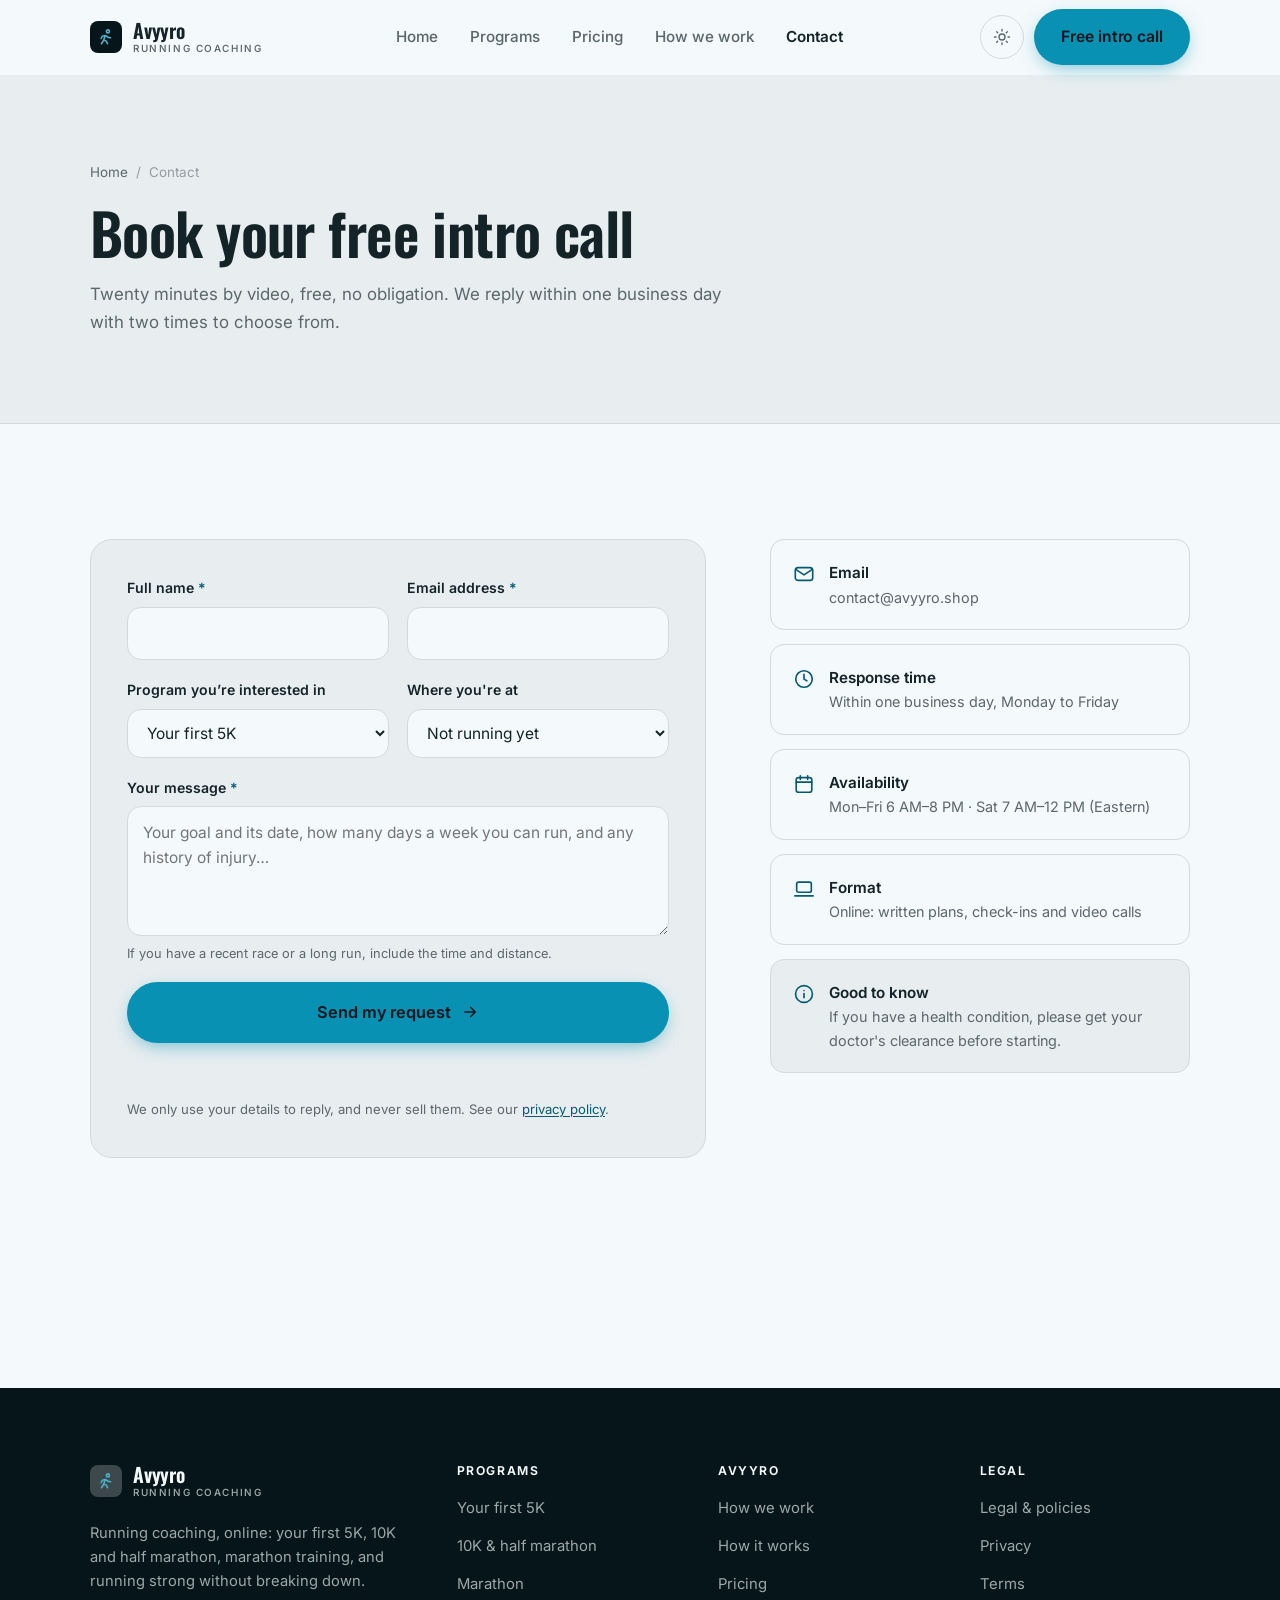
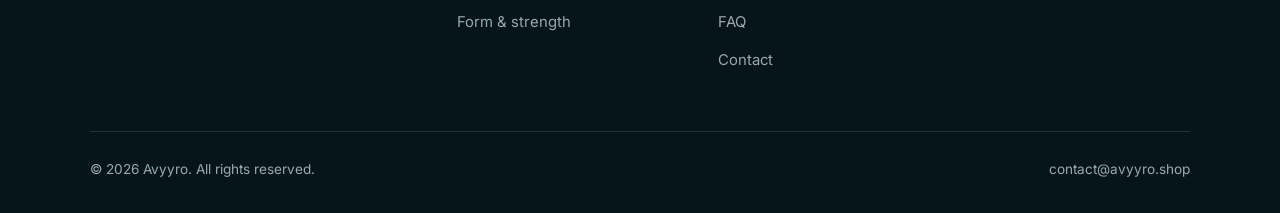
<file: contact.html>
<!DOCTYPE html>
<html lang="en" class="no-js">
<head>
<meta charset="utf-8">
<meta name="viewport" content="width=device-width, initial-scale=1">
<title>Contact — Avyyro</title>
<meta name="description" content="Book your free 20-minute intro call. We reply within one business day.">
<link rel="canonical" href="https://avyyro.shop/contact.html">

<meta property="og:type" content="website">
<meta property="og:url" content="https://avyyro.shop/contact.html">
<meta property="og:site_name" content="Avyyro">
<meta property="og:locale" content="en_US">
<meta property="og:title" content="Contact — Avyyro">
<meta property="og:description" content="Book your free 20-minute intro call. We reply within one business day.">
<meta name="theme-color" content="#06151a">

<link rel="icon" href="assets/img/favicon.svg" type="image/svg+xml">
<link rel="preconnect" href="https://fonts.googleapis.com">
<link rel="preconnect" href="https://fonts.gstatic.com" crossorigin>
<link rel="stylesheet" href="https://fonts.googleapis.com/css2?family=Oswald:wght@400..700&family=Inter:wght@400..700&display=swap">
<link rel="stylesheet" href="assets/css/style.css">

<!-- Thème appliqué avant le premier rendu (évite le flash) -->
<script>
document.documentElement.classList.remove('no-js');
(function(){try{var t=localStorage.getItem('site-theme');if(t){document.documentElement.setAttribute('data-theme',t);}}catch(e){}})();
</script>
</head>

<body>
<a class="skip-link" href="#main">Skip to main content</a>

<header class="site-header">
  <nav class="wrap nav" aria-label="Main navigation">
    <a class="brand" href="index.html">
      <svg class="brand__mark" viewBox="0 0 64 64" aria-hidden="true">
        <rect class="bm-bg" width="64" height="64" rx="16"/>
        <g class="bm-ic" transform="translate(14 14) scale(1.5)" fill="none" stroke-width="2.1" stroke-linecap="round" stroke-linejoin="round"><circle cx="14.5" cy="4.5" r="2"/><path d="M6 21l3-5 3.5 1.5L14 21M9 16l2-6 4 2.5 3 .5M11 10l-4 1-1.5 3"/></g>
      </svg>
      <span>Avyyro<span class="brand__sub">Running coaching</span></span>
    </a>

    <ul class="nav__links" id="nav-links">
      <li><a href="index.html">Home</a></li>
      <li><a href="programs.html">Programs</a></li>
      <li><a href="index.html#pricing">Pricing</a></li>
      <li><a href="about.html">How we work</a></li>
      <li><a href="contact.html" aria-current="page">Contact</a></li>
      <li><a class="btn btn--primary" href="contact.html">Free intro call</a></li>
    </ul>

    <div class="nav__cta">
      <button class="theme-toggle" type="button" aria-label="Switch to dark theme">
        <svg class="icon-sun" viewBox="0 0 24 24" fill="none" stroke="currentColor" stroke-width="1.8" stroke-linecap="round" aria-hidden="true"><circle cx="12" cy="12" r="4"/><path d="M12 2v2m0 16v2M2 12h2m16 0h2M4.9 4.9l1.4 1.4m11.4 11.4 1.4 1.4M19.1 4.9l-1.4 1.4M6.3 17.7l-1.4 1.4"/></svg>
        <svg class="icon-moon" viewBox="0 0 24 24" fill="none" stroke="currentColor" stroke-width="1.8" stroke-linecap="round" stroke-linejoin="round" aria-hidden="true"><path d="M21 12.8A9 9 0 1 1 11.2 3a7 7 0 0 0 9.8 9.8z"/></svg>
      </button>
      <a class="btn btn--primary" href="contact.html">Free intro call</a>
      <button class="nav__toggle" type="button" aria-expanded="false" aria-controls="nav-links" aria-label="Open menu">
        <svg class="icon-open" viewBox="0 0 24 24" fill="none" stroke="currentColor" stroke-width="2" stroke-linecap="round" aria-hidden="true"><path d="M3 6h18M3 12h18M3 18h18"/></svg>
        <svg class="icon-close" viewBox="0 0 24 24" fill="none" stroke="currentColor" stroke-width="2" stroke-linecap="round" aria-hidden="true"><path d="M6 6l12 12M18 6L6 18"/></svg>
      </button>
    </div>
  </nav>
</header>

<main id="main">

<section class="page-head">
  <div class="wrap">
    <nav class="breadcrumb" aria-label="Breadcrumb">
      <a href="index.html">Home</a><span>/</span><span aria-current="page">Contact</span>
    </nav>
    <h1>Book your free intro call</h1>
    <p>Twenty minutes by video, free, no obligation. We reply within one business day with two times to choose from.</p>
  </div>
</section>

<section class="section wrap">
  <div class="form-layout">

    <!--
      FORM: the action attribute holds a placeholder id. Create a free form at
      https://formspree.io and replace VOTRE_ID_FORMSPREE. Until then, the button
      opens the visitor's email app with a pre-filled message to contact@avyyro.shop.
    -->
    <form class="form" id="contact-form" action="https://formspree.io/f/VOTRE_ID_FORMSPREE" method="POST"
          data-email="contact@avyyro.shop" data-subject="Intro call request"
          data-msg-mail="Your email app will open with the message ready to send." data-msg-sending="Sending…"
          data-msg-ok="Thanks! Your message is on its way. We reply within one business day." data-msg-err="Sending failed. Please email us directly at">
      <div class="form__row">
        <div class="field">
          <label for="nom">Full name <span class="req" aria-hidden="true">*</span></label>
          <input type="text" id="nom" name="nom" autocomplete="name" required>
        </div>
        <div class="field">
          <label for="email">Email address <span class="req" aria-hidden="true">*</span></label>
          <input type="email" id="email" name="email" autocomplete="email" required>
        </div>
      </div>

      <div class="form__row">
        <div class="field">
          <label for="programme">Program you’re interested in</label>
          <select id="programme" name="programme">
            <option>Your first 5K</option>
            <option>10K &amp; half marathon</option>
            <option>Marathon</option>
            <option>Form &amp; strength</option>
            <option>Not sure yet</option>
          </select>
        </div>
        <div class="field">
          <label for="niveau">Where you're at</label>
          <select id="niveau" name="niveau">
            <option>Not running yet</option>
            <option>Run occasionally</option>
            <option>Run regularly</option>
            <option>Racing already</option>
            <option>Coming back from injury</option>
          </select>
        </div>
      </div>

      <div class="field">
        <label for="message">Your message <span class="req" aria-hidden="true">*</span></label>
        <textarea id="message" name="message" required placeholder="Your goal and its date, how many days a week you can run, and any history of injury…"></textarea>
        <span class="field__hint">If you have a recent race or a long run, include the time and distance.</span>
      </div>

      <!-- Bot trap: hidden from humans -->
      <div class="visually-hidden" aria-hidden="true">
        <label for="site-web">Leave this field empty</label>
        <input type="text" id="site-web" name="_gotcha" tabindex="-1" autocomplete="off">
      </div>

      <button class="btn btn--primary btn--lg" type="submit">Send my request <svg viewBox="0 0 24 24" fill="none" stroke="currentColor" stroke-width="2.2" stroke-linecap="round" stroke-linejoin="round" aria-hidden="true"><path d="M5 12h14M13 6l6 6-6 6"/></svg></button>

      <p id="form-status" class="form__status" role="status" aria-live="polite"></p>

      <p class="form__note">
        We only use your details to reply, and never sell them. See our <a href="legal.html#privacy">privacy policy</a>.
      </p>
    </form>

    <aside class="contact-aside">
      <div class="contact-card">
        <svg viewBox="0 0 24 24" fill="none" stroke="currentColor" stroke-width="1.8" stroke-linecap="round" stroke-linejoin="round" aria-hidden="true"><rect x="2.5" y="5" width="19" height="14" rx="3"/><path d="M3 7l9 6 9-6"/></svg>
        <div><b>Email</b><a href="mailto:contact@avyyro.shop">contact@avyyro.shop</a></div>
      </div>
      <div class="contact-card">
        <svg viewBox="0 0 24 24" fill="none" stroke="currentColor" stroke-width="1.8" stroke-linecap="round" stroke-linejoin="round" aria-hidden="true"><circle cx="12" cy="12" r="9"/><path d="M12 7v5l3.2 2"/></svg>
        <div><b>Response time</b><span>Within one business day, Monday to Friday</span></div>
      </div>
      <div class="contact-card">
        <svg viewBox="0 0 24 24" fill="none" stroke="currentColor" stroke-width="1.8" stroke-linecap="round" stroke-linejoin="round" aria-hidden="true"><rect x="3.5" y="5" width="17" height="16" rx="2.5"/><path d="M8 3v4M16 3v4M3.5 10h17"/></svg>
        <div><b>Availability</b><span>Mon–Fri 6 AM–8 PM · Sat 7 AM–12 PM (Eastern)</span></div>
      </div>
      <div class="contact-card">
        <svg viewBox="0 0 24 24" fill="none" stroke="currentColor" stroke-width="1.8" stroke-linecap="round" stroke-linejoin="round" aria-hidden="true"><rect x="4" y="4.5" width="16" height="11" rx="2"/><path d="M2 19.5h20"/></svg>
        <div><b>Format</b><span>Online: written plans, check-ins and video calls</span></div>
      </div>
      <div class="contact-card contact-card--soft">
        <svg viewBox="0 0 24 24" fill="none" stroke="currentColor" stroke-width="1.8" stroke-linecap="round" stroke-linejoin="round" aria-hidden="true"><circle cx="12" cy="12" r="9.2"/><path d="M12 16v-4.5M12 8.2v.1"/></svg>
        <div><b>Good to know</b><span>If you have a health condition, please get your doctor's clearance before starting.</span></div>
      </div>
    </aside>

  </div>
</section>

</main>

<footer class="site-footer">
  <div class="wrap">
    <div class="footer__grid">
      <div class="footer__brand">
        <a class="brand" href="index.html">
          <svg class="brand__mark" viewBox="0 0 64 64" aria-hidden="true">
        <rect class="bm-bg" width="64" height="64" rx="16"/>
        <g class="bm-ic" transform="translate(14 14) scale(1.5)" fill="none" stroke-width="2.1" stroke-linecap="round" stroke-linejoin="round"><circle cx="14.5" cy="4.5" r="2"/><path d="M6 21l3-5 3.5 1.5L14 21M9 16l2-6 4 2.5 3 .5M11 10l-4 1-1.5 3"/></g>
      </svg>
          <span>Avyyro<span class="brand__sub">Running coaching</span></span>
        </a>
        <p>Running coaching, online: your first 5K, 10K and half marathon, marathon training, and running strong without breaking down.</p>
      </div>

      <div class="footer__col">
        <h4>Programs</h4>
        <ul>
          <li><a href="programs.html#first-5k">Your first 5K</a></li>
          <li><a href="programs.html#10k-half">10K &amp; half marathon</a></li>
          <li><a href="programs.html#marathon">Marathon</a></li>
          <li><a href="programs.html#form">Form &amp; strength</a></li>
        </ul>
      </div>

      <div class="footer__col">
        <h4>Avyyro</h4>
        <ul>
          <li><a href="about.html">How we work</a></li>
          <li><a href="index.html#how-it-works">How it works</a></li>
          <li><a href="index.html#pricing">Pricing</a></li>
          <li><a href="index.html#faq">FAQ</a></li>
          <li><a href="contact.html">Contact</a></li>
        </ul>
      </div>

      <div class="footer__col">
        <h4>Legal</h4>
        <ul>
          <li><a href="legal.html">Legal &amp; policies</a></li>
          <li><a href="legal.html#privacy">Privacy</a></li>
          <li><a href="legal.html#terms">Terms</a></li>
        </ul>
      </div>
    </div>

    <div class="footer__bottom">
      <p>© <span data-year>2026</span> Avyyro. All rights reserved.</p>
      <p><a href="mailto:contact@avyyro.shop">contact@avyyro.shop</a></p>
    </div>
  </div>
</footer>

<script src="assets/js/main.js" defer></script>
</body>
</html>
</file>
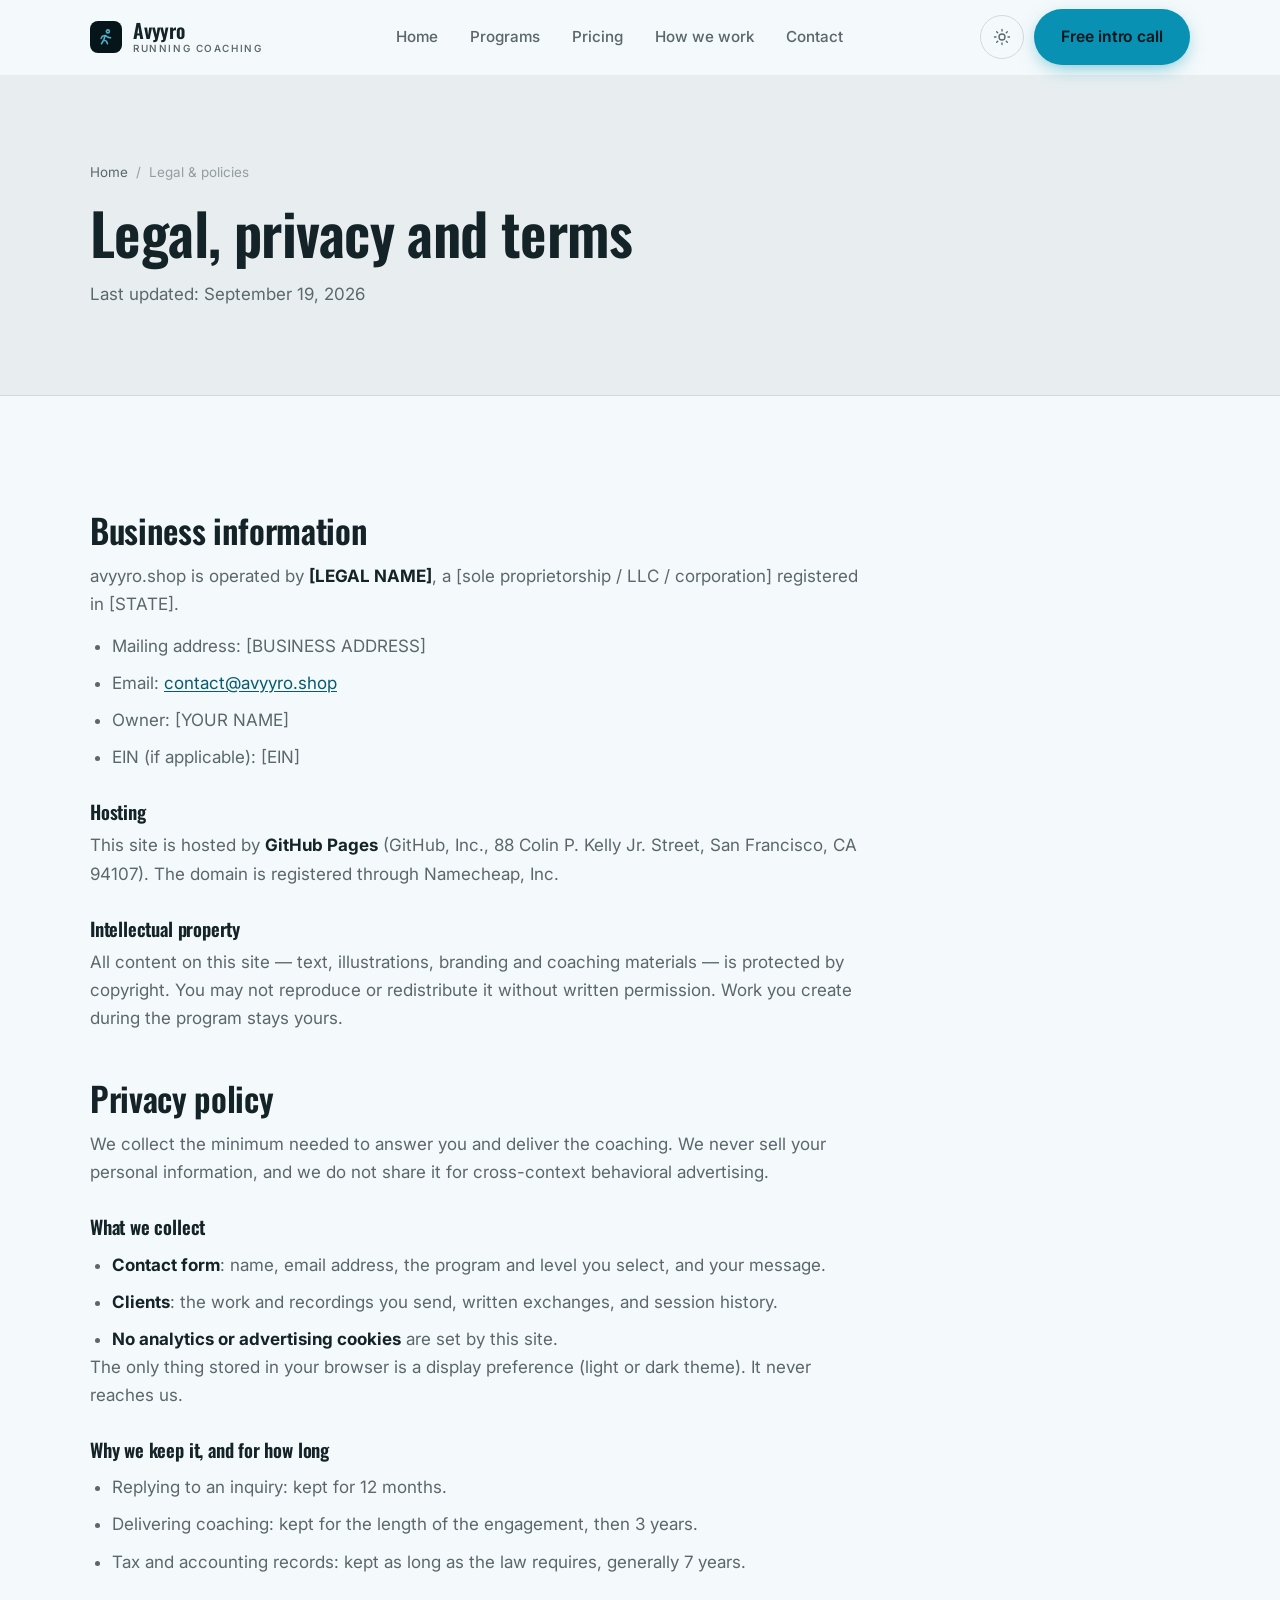
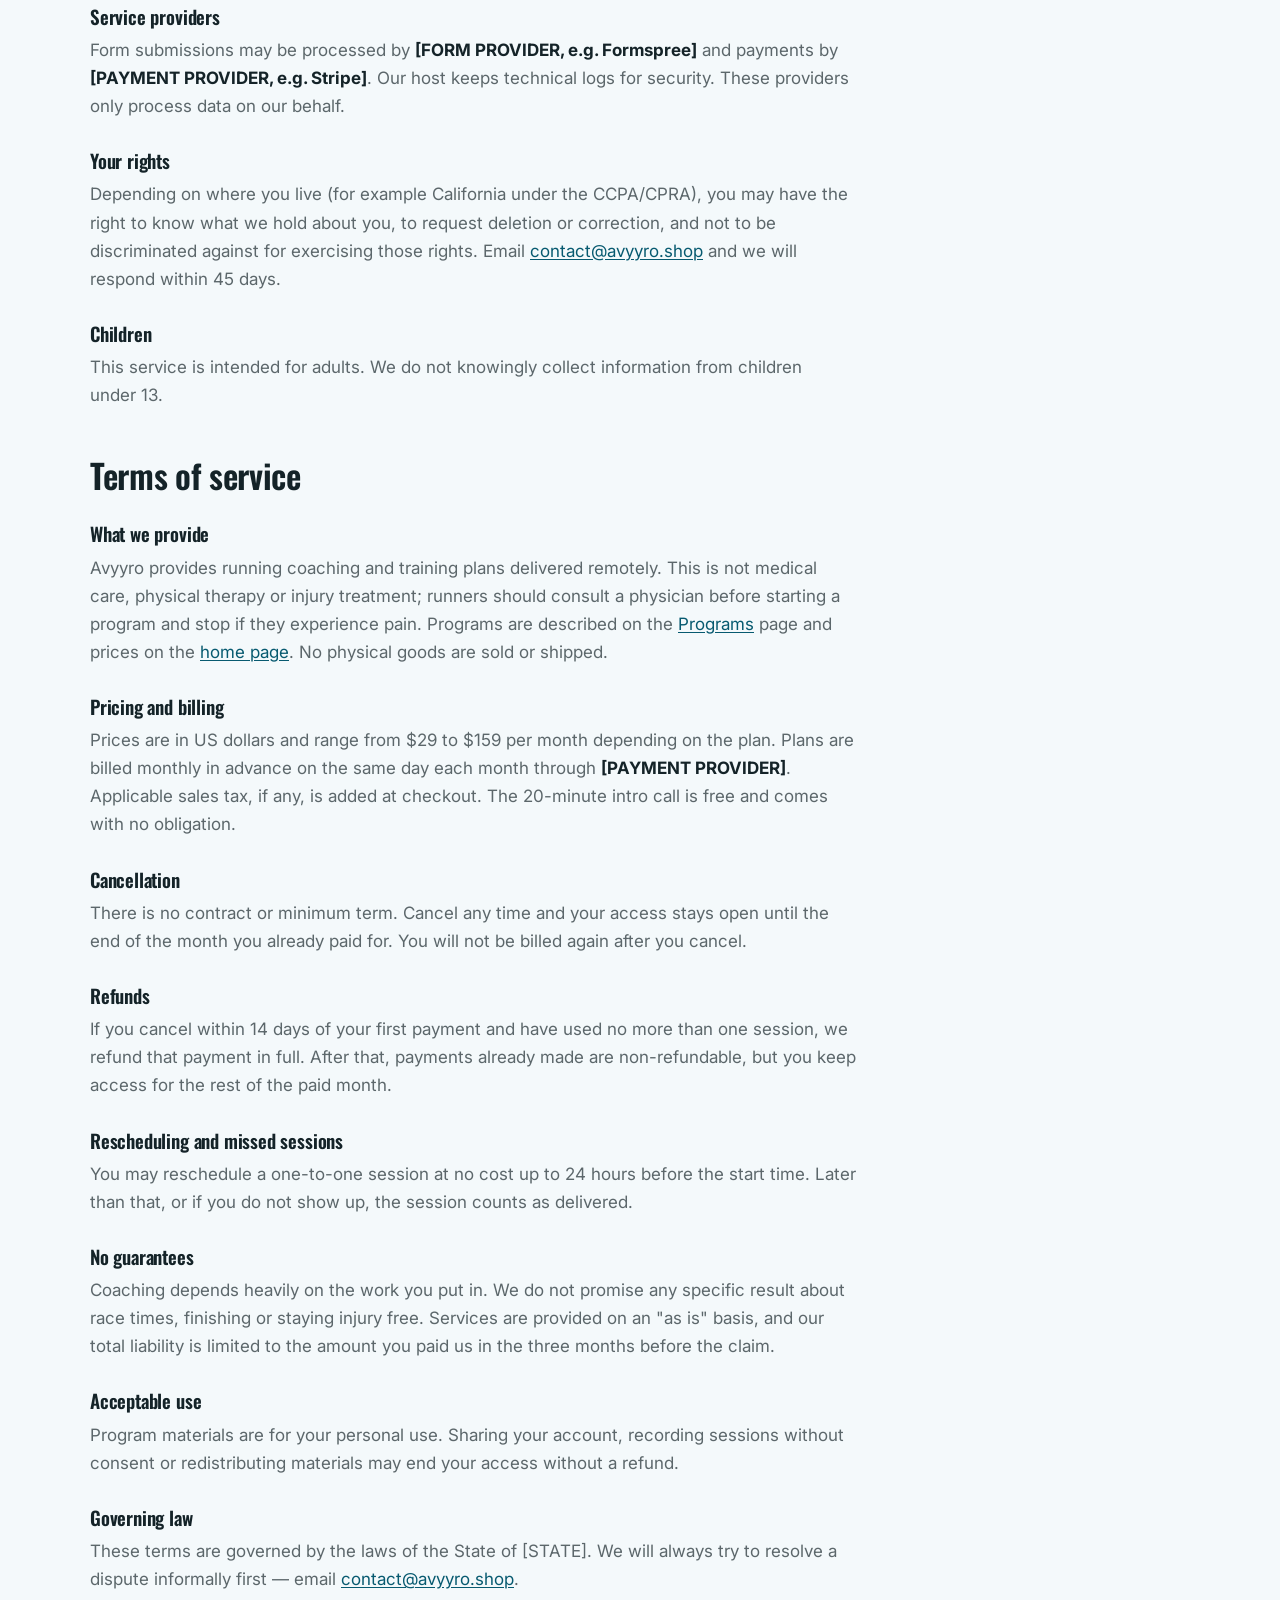
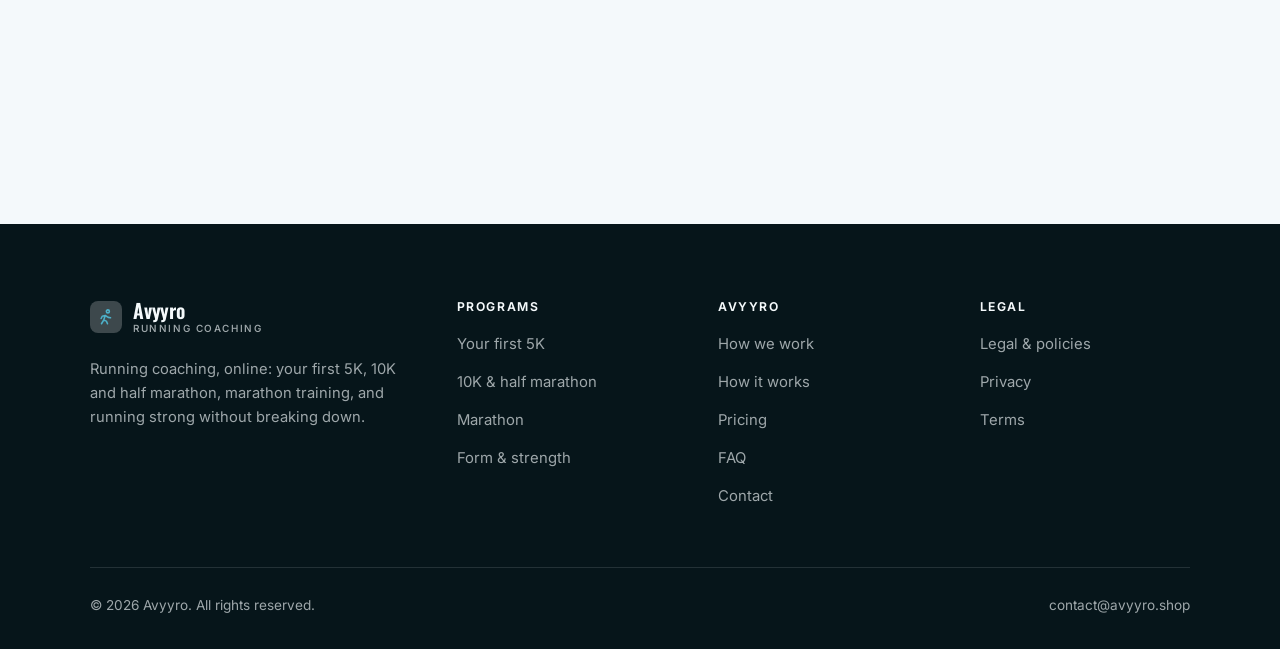
<file: legal.html>
<!DOCTYPE html>
<html lang="en" class="no-js">
<head>
<meta charset="utf-8">
<meta name="viewport" content="width=device-width, initial-scale=1">
<title>Legal, privacy and terms — Avyyro</title>
<meta name="description" content="Business information, privacy policy and terms of service for Avyyro.">
<meta name="robots" content="noindex">

<meta property="og:type" content="website">
<meta property="og:url" content="https://avyyro.shop/legal.html">
<meta property="og:site_name" content="Avyyro">
<meta property="og:locale" content="en_US">
<meta property="og:title" content="Legal, privacy and terms — Avyyro">
<meta property="og:description" content="Business information, privacy policy and terms of service for Avyyro.">
<meta name="theme-color" content="#06151a">

<link rel="icon" href="assets/img/favicon.svg" type="image/svg+xml">
<link rel="preconnect" href="https://fonts.googleapis.com">
<link rel="preconnect" href="https://fonts.gstatic.com" crossorigin>
<link rel="stylesheet" href="https://fonts.googleapis.com/css2?family=Oswald:wght@400..700&family=Inter:wght@400..700&display=swap">
<link rel="stylesheet" href="assets/css/style.css">

<!-- Thème appliqué avant le premier rendu (évite le flash) -->
<script>
document.documentElement.classList.remove('no-js');
(function(){try{var t=localStorage.getItem('site-theme');if(t){document.documentElement.setAttribute('data-theme',t);}}catch(e){}})();
</script>
</head>

<body>
<a class="skip-link" href="#main">Skip to main content</a>

<header class="site-header">
  <nav class="wrap nav" aria-label="Main navigation">
    <a class="brand" href="index.html">
      <svg class="brand__mark" viewBox="0 0 64 64" aria-hidden="true">
        <rect class="bm-bg" width="64" height="64" rx="16"/>
        <g class="bm-ic" transform="translate(14 14) scale(1.5)" fill="none" stroke-width="2.1" stroke-linecap="round" stroke-linejoin="round"><circle cx="14.5" cy="4.5" r="2"/><path d="M6 21l3-5 3.5 1.5L14 21M9 16l2-6 4 2.5 3 .5M11 10l-4 1-1.5 3"/></g>
      </svg>
      <span>Avyyro<span class="brand__sub">Running coaching</span></span>
    </a>

    <ul class="nav__links" id="nav-links">
      <li><a href="index.html">Home</a></li>
      <li><a href="programs.html">Programs</a></li>
      <li><a href="index.html#pricing">Pricing</a></li>
      <li><a href="about.html">How we work</a></li>
      <li><a href="contact.html">Contact</a></li>
      <li><a class="btn btn--primary" href="contact.html">Free intro call</a></li>
    </ul>

    <div class="nav__cta">
      <button class="theme-toggle" type="button" aria-label="Switch to dark theme">
        <svg class="icon-sun" viewBox="0 0 24 24" fill="none" stroke="currentColor" stroke-width="1.8" stroke-linecap="round" aria-hidden="true"><circle cx="12" cy="12" r="4"/><path d="M12 2v2m0 16v2M2 12h2m16 0h2M4.9 4.9l1.4 1.4m11.4 11.4 1.4 1.4M19.1 4.9l-1.4 1.4M6.3 17.7l-1.4 1.4"/></svg>
        <svg class="icon-moon" viewBox="0 0 24 24" fill="none" stroke="currentColor" stroke-width="1.8" stroke-linecap="round" stroke-linejoin="round" aria-hidden="true"><path d="M21 12.8A9 9 0 1 1 11.2 3a7 7 0 0 0 9.8 9.8z"/></svg>
      </button>
      <a class="btn btn--primary" href="contact.html">Free intro call</a>
      <button class="nav__toggle" type="button" aria-expanded="false" aria-controls="nav-links" aria-label="Open menu">
        <svg class="icon-open" viewBox="0 0 24 24" fill="none" stroke="currentColor" stroke-width="2" stroke-linecap="round" aria-hidden="true"><path d="M3 6h18M3 12h18M3 18h18"/></svg>
        <svg class="icon-close" viewBox="0 0 24 24" fill="none" stroke="currentColor" stroke-width="2" stroke-linecap="round" aria-hidden="true"><path d="M6 6l12 12M18 6L6 18"/></svg>
      </button>
    </div>
  </nav>
</header>

<main id="main">

<section class="page-head">
  <div class="wrap">
    <nav class="breadcrumb" aria-label="Breadcrumb">
      <a href="index.html">Home</a><span>/</span><span aria-current="page">Legal &amp; policies</span>
    </nav>
    <h1>Legal, privacy and terms</h1>
    <p>Last updated: <time datetime="2026-09-19">September 19, 2026</time></p>
  </div>
</section>

<section class="section wrap">
  <div class="prose">

    <!--
      TO DO: this is a skeleton, not legal advice. Replace every [BRACKET] with
      your real details before selling, and have a lawyer review it if you can.
      Consumer protection rules differ by state.
    -->

    <h2 id="business">Business information</h2>
    <p>
      avyyro.shop is operated by <strong>[LEGAL NAME]</strong>, a [sole proprietorship / LLC / corporation]
      registered in [STATE].
    </p>
    <ul>
      <li>Mailing address: [BUSINESS ADDRESS]</li>
      <li>Email: <a href="mailto:contact@avyyro.shop">contact@avyyro.shop</a></li>
      <li>Owner: [YOUR NAME]</li>
      <li>EIN (if applicable): [EIN]</li>
    </ul>

    <h3>Hosting</h3>
    <p>
      This site is hosted by <strong>GitHub Pages</strong> (GitHub, Inc., 88 Colin P. Kelly Jr. Street,
      San Francisco, CA 94107). The domain is registered through Namecheap, Inc.
    </p>

    <h3>Intellectual property</h3>
    <p>
      All content on this site — text, illustrations, branding and coaching materials — is protected by
      copyright. You may not reproduce or redistribute it without written permission. Work you create during
      the program stays yours.
    </p>

    <h2 id="privacy">Privacy policy</h2>
    <p>
      We collect the minimum needed to answer you and deliver the coaching. We never sell your personal
      information, and we do not share it for cross-context behavioral advertising.
    </p>
    <h3>What we collect</h3>
    <ul>
      <li><strong>Contact form</strong>: name, email address, the program and level you select, and your message.</li>
      <li><strong>Clients</strong>: the work and recordings you send, written exchanges, and session history.</li>
      <li><strong>No analytics or advertising cookies</strong> are set by this site.</li>
    </ul>
    <p>
      The only thing stored in your browser is a display preference (light or dark theme). It never reaches us.
    </p>
    <h3>Why we keep it, and for how long</h3>
    <ul>
      <li>Replying to an inquiry: kept for 12 months.</li>
      <li>Delivering coaching: kept for the length of the engagement, then 3 years.</li>
      <li>Tax and accounting records: kept as long as the law requires, generally 7 years.</li>
    </ul>
    <h3>Service providers</h3>
    <p>
      Form submissions may be processed by <strong>[FORM PROVIDER, e.g. Formspree]</strong> and payments by
      <strong>[PAYMENT PROVIDER, e.g. Stripe]</strong>. Our host keeps technical logs for security. These
      providers only process data on our behalf.
    </p>
    <h3>Your rights</h3>
    <p>
      Depending on where you live (for example California under the CCPA/CPRA), you may have the right to
      know what we hold about you, to request deletion or correction, and not to be discriminated against for
      exercising those rights. Email <a href="mailto:contact@avyyro.shop">contact@avyyro.shop</a> and we will respond within 45 days.
    </p>
    <h3>Children</h3>
    <p>
      This service is intended for adults. We do not knowingly collect information from children under 13.
    </p>

    <h2 id="terms">Terms of service</h2>
    <h3>What we provide</h3>
    <p>
      Avyyro provides running coaching and training plans delivered remotely. This is not medical care, physical therapy or injury treatment; runners should consult a physician before starting a program and stop if they experience pain. Programs are described on the
      <a href="programs.html">Programs</a> page and prices on the <a href="index.html#pricing">home page</a>.
      No physical goods are sold or shipped.
    </p>
    <h3>Pricing and billing</h3>
    <p>
      Prices are in US dollars and range from $29 to $159 per month
      depending on the plan. Plans are billed monthly in advance on the same day each month through
      <strong>[PAYMENT PROVIDER]</strong>. Applicable sales tax, if any, is added at checkout.
      The 20-minute intro call is free and comes with no obligation.
    </p>
    <h3>Cancellation</h3>
    <p>
      There is no contract or minimum term. Cancel any time and your access stays open until the end of the
      month you already paid for. You will not be billed again after you cancel.
    </p>
    <h3>Refunds</h3>
    <p>
      If you cancel within 14 days of your first payment and have used no more than one session, we refund
      that payment in full. After that, payments already made are non-refundable, but you keep access for the
      rest of the paid month.
    </p>
    <h3>Rescheduling and missed sessions</h3>
    <p>
      You may reschedule a one-to-one session at no cost up to 24 hours before the start time. Later than
      that, or if you do not show up, the session counts as delivered.
    </p>
    <h3>No guarantees</h3>
    <p>
      Coaching depends heavily on the work you put in. We do not promise any specific result
      about race times, finishing or staying injury free. Services are provided on an "as is" basis, and our total
      liability is limited to the amount you paid us in the three months before the claim.
    </p>
    <h3>Acceptable use</h3>
    <p>
      Program materials are for your personal use. Sharing your account, recording sessions without consent
      or redistributing materials may end your access without a refund.
    </p>
    <h3>Governing law</h3>
    <p>
      These terms are governed by the laws of the State of [STATE]. We will always try to resolve a dispute
      informally first — email <a href="mailto:contact@avyyro.shop">contact@avyyro.shop</a>.
    </p>

  </div>
</section>

</main>

<footer class="site-footer">
  <div class="wrap">
    <div class="footer__grid">
      <div class="footer__brand">
        <a class="brand" href="index.html">
          <svg class="brand__mark" viewBox="0 0 64 64" aria-hidden="true">
        <rect class="bm-bg" width="64" height="64" rx="16"/>
        <g class="bm-ic" transform="translate(14 14) scale(1.5)" fill="none" stroke-width="2.1" stroke-linecap="round" stroke-linejoin="round"><circle cx="14.5" cy="4.5" r="2"/><path d="M6 21l3-5 3.5 1.5L14 21M9 16l2-6 4 2.5 3 .5M11 10l-4 1-1.5 3"/></g>
      </svg>
          <span>Avyyro<span class="brand__sub">Running coaching</span></span>
        </a>
        <p>Running coaching, online: your first 5K, 10K and half marathon, marathon training, and running strong without breaking down.</p>
      </div>

      <div class="footer__col">
        <h4>Programs</h4>
        <ul>
          <li><a href="programs.html#first-5k">Your first 5K</a></li>
          <li><a href="programs.html#10k-half">10K &amp; half marathon</a></li>
          <li><a href="programs.html#marathon">Marathon</a></li>
          <li><a href="programs.html#form">Form &amp; strength</a></li>
        </ul>
      </div>

      <div class="footer__col">
        <h4>Avyyro</h4>
        <ul>
          <li><a href="about.html">How we work</a></li>
          <li><a href="index.html#how-it-works">How it works</a></li>
          <li><a href="index.html#pricing">Pricing</a></li>
          <li><a href="index.html#faq">FAQ</a></li>
          <li><a href="contact.html">Contact</a></li>
        </ul>
      </div>

      <div class="footer__col">
        <h4>Legal</h4>
        <ul>
          <li><a href="legal.html">Legal &amp; policies</a></li>
          <li><a href="legal.html#privacy">Privacy</a></li>
          <li><a href="legal.html#terms">Terms</a></li>
        </ul>
      </div>
    </div>

    <div class="footer__bottom">
      <p>© <span data-year>2026</span> Avyyro. All rights reserved.</p>
      <p><a href="mailto:contact@avyyro.shop">contact@avyyro.shop</a></p>
    </div>
  </div>
</footer>

<script src="assets/js/main.js" defer></script>
</body>
</html>
</file>
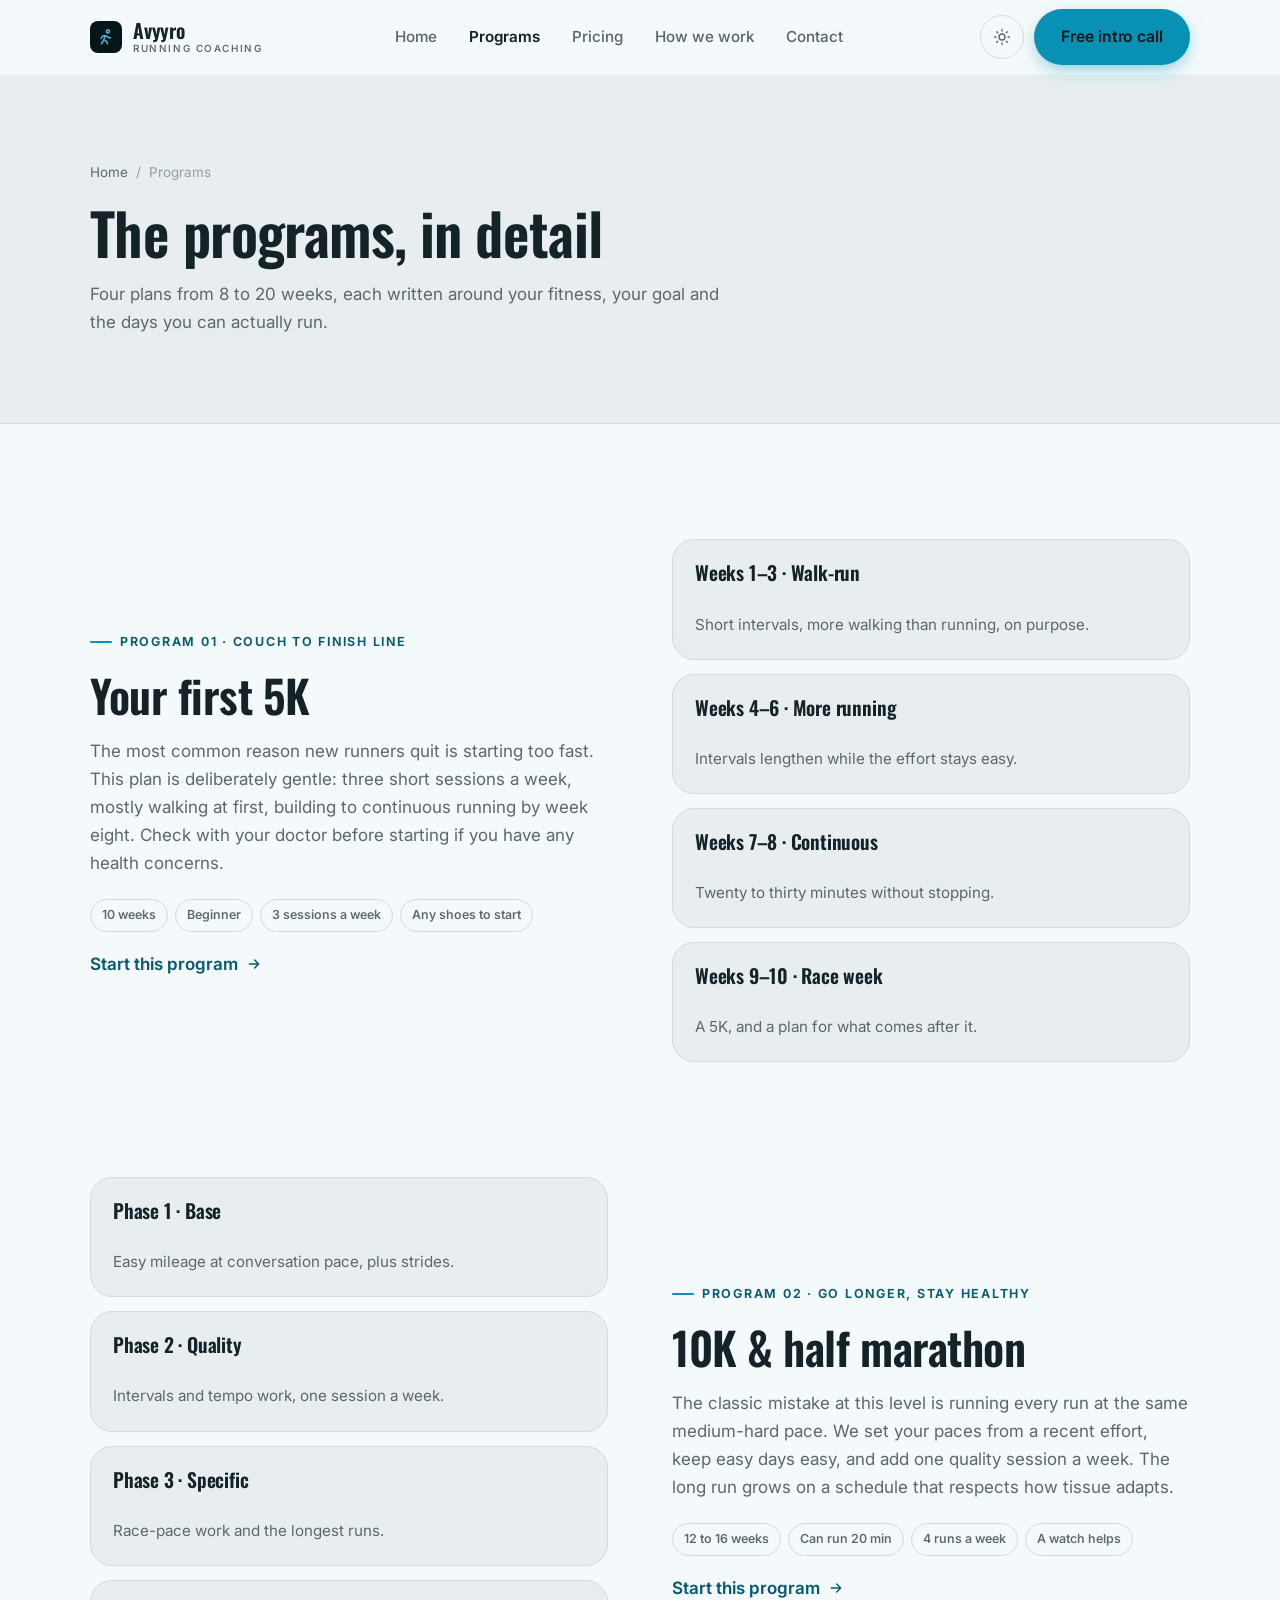
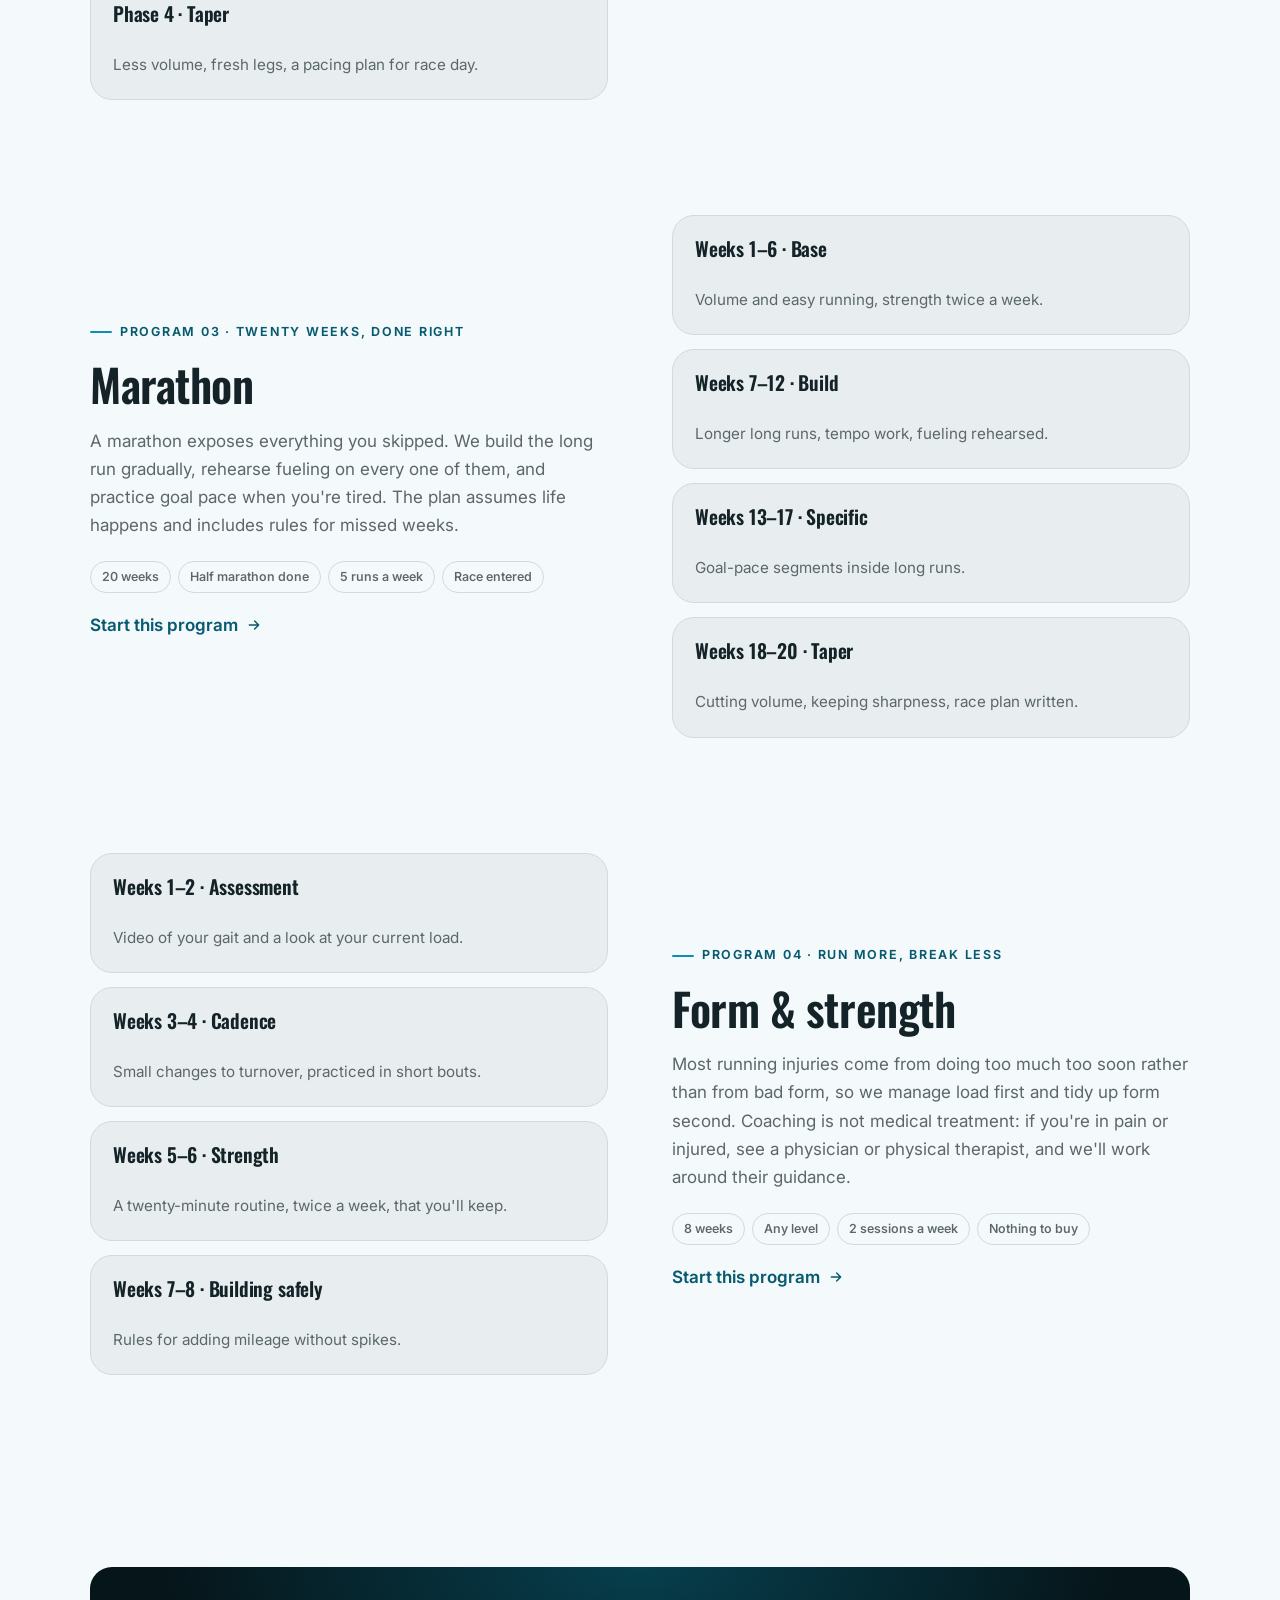
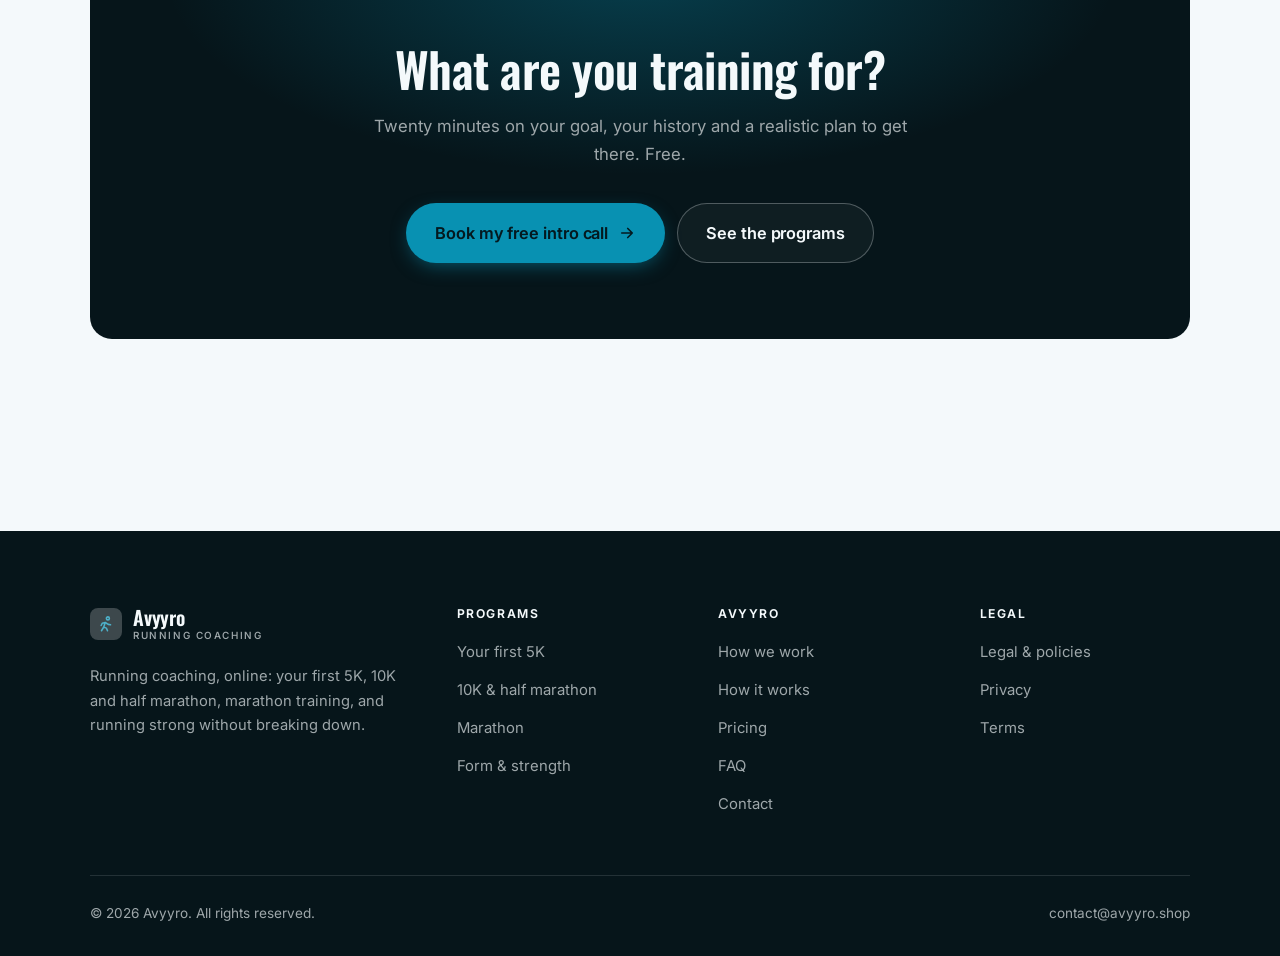
<file: programs.html>
<!DOCTYPE html>
<html lang="en" class="no-js">
<head>
<meta charset="utf-8">
<meta name="viewport" content="width=device-width, initial-scale=1">
<title>Programs — Avyyro</title>
<meta name="description" content="Running coaching programs: first 5K, 10K and half marathon, marathon, form and strength. Phase by phase.">
<link rel="canonical" href="https://avyyro.shop/programs.html">

<meta property="og:type" content="website">
<meta property="og:url" content="https://avyyro.shop/programs.html">
<meta property="og:site_name" content="Avyyro">
<meta property="og:locale" content="en_US">
<meta property="og:title" content="Programs — Avyyro">
<meta property="og:description" content="Running coaching programs: first 5K, 10K and half marathon, marathon, form and strength. Phase by phase.">
<meta name="theme-color" content="#06151a">

<link rel="icon" href="assets/img/favicon.svg" type="image/svg+xml">
<link rel="preconnect" href="https://fonts.googleapis.com">
<link rel="preconnect" href="https://fonts.gstatic.com" crossorigin>
<link rel="stylesheet" href="https://fonts.googleapis.com/css2?family=Oswald:wght@400..700&family=Inter:wght@400..700&display=swap">
<link rel="stylesheet" href="assets/css/style.css">

<!-- Thème appliqué avant le premier rendu (évite le flash) -->
<script>
document.documentElement.classList.remove('no-js');
(function(){try{var t=localStorage.getItem('site-theme');if(t){document.documentElement.setAttribute('data-theme',t);}}catch(e){}})();
</script>
</head>

<body>
<a class="skip-link" href="#main">Skip to main content</a>

<header class="site-header">
  <nav class="wrap nav" aria-label="Main navigation">
    <a class="brand" href="index.html">
      <svg class="brand__mark" viewBox="0 0 64 64" aria-hidden="true">
        <rect class="bm-bg" width="64" height="64" rx="16"/>
        <g class="bm-ic" transform="translate(14 14) scale(1.5)" fill="none" stroke-width="2.1" stroke-linecap="round" stroke-linejoin="round"><circle cx="14.5" cy="4.5" r="2"/><path d="M6 21l3-5 3.5 1.5L14 21M9 16l2-6 4 2.5 3 .5M11 10l-4 1-1.5 3"/></g>
      </svg>
      <span>Avyyro<span class="brand__sub">Running coaching</span></span>
    </a>

    <ul class="nav__links" id="nav-links">
      <li><a href="index.html">Home</a></li>
      <li><a href="programs.html" aria-current="page">Programs</a></li>
      <li><a href="index.html#pricing">Pricing</a></li>
      <li><a href="about.html">How we work</a></li>
      <li><a href="contact.html">Contact</a></li>
      <li><a class="btn btn--primary" href="contact.html">Free intro call</a></li>
    </ul>

    <div class="nav__cta">
      <button class="theme-toggle" type="button" aria-label="Switch to dark theme">
        <svg class="icon-sun" viewBox="0 0 24 24" fill="none" stroke="currentColor" stroke-width="1.8" stroke-linecap="round" aria-hidden="true"><circle cx="12" cy="12" r="4"/><path d="M12 2v2m0 16v2M2 12h2m16 0h2M4.9 4.9l1.4 1.4m11.4 11.4 1.4 1.4M19.1 4.9l-1.4 1.4M6.3 17.7l-1.4 1.4"/></svg>
        <svg class="icon-moon" viewBox="0 0 24 24" fill="none" stroke="currentColor" stroke-width="1.8" stroke-linecap="round" stroke-linejoin="round" aria-hidden="true"><path d="M21 12.8A9 9 0 1 1 11.2 3a7 7 0 0 0 9.8 9.8z"/></svg>
      </button>
      <a class="btn btn--primary" href="contact.html">Free intro call</a>
      <button class="nav__toggle" type="button" aria-expanded="false" aria-controls="nav-links" aria-label="Open menu">
        <svg class="icon-open" viewBox="0 0 24 24" fill="none" stroke="currentColor" stroke-width="2" stroke-linecap="round" aria-hidden="true"><path d="M3 6h18M3 12h18M3 18h18"/></svg>
        <svg class="icon-close" viewBox="0 0 24 24" fill="none" stroke="currentColor" stroke-width="2" stroke-linecap="round" aria-hidden="true"><path d="M6 6l12 12M18 6L6 18"/></svg>
      </button>
    </div>
  </nav>
</header>

<main id="main">

<section class="page-head">
  <div class="wrap">
    <nav class="breadcrumb" aria-label="Breadcrumb">
      <a href="index.html">Home</a><span>/</span><span aria-current="page">Programs</span>
    </nav>
    <h1>The programs, in detail</h1>
    <p>Four plans from 8 to 20 weeks, each written around your fitness, your goal and the days you can actually run.</p>
  </div>
</section>

<section class="section wrap" id="first-5k">
  <div class="split reveal">
    <div>
      <span class="eyebrow">Program 01 · Couch to finish line</span>
      <h2>Your first 5K</h2>
      <p>The most common reason new runners quit is starting too fast. This plan is deliberately gentle: three short sessions a week, mostly walking at first, building to continuous running by week eight. Check with your doctor before starting if you have any health concerns.</p>
      <ul class="tags"><li>10 weeks</li><li>Beginner</li><li>3 sessions a week</li><li>Any shoes to start</li></ul>
      <p><a class="arrow-link" href="contact.html">Start this program <svg viewBox="0 0 24 24" fill="none" stroke="currentColor" stroke-width="2.2" stroke-linecap="round" stroke-linejoin="round" aria-hidden="true"><path d="M5 12h14M13 6l6 6-6 6"/></svg></a></p>
    </div>
    <div class="grid grid--2 grid--tight">
      <article class="card card--sm">
        <h3>Weeks 1–3 · Walk-run</h3>
        <p>Short intervals, more walking than running, on purpose.</p>
      </article>
      <article class="card card--sm">
        <h3>Weeks 4–6 · More running</h3>
        <p>Intervals lengthen while the effort stays easy.</p>
      </article>
      <article class="card card--sm">
        <h3>Weeks 7–8 · Continuous</h3>
        <p>Twenty to thirty minutes without stopping.</p>
      </article>
      <article class="card card--sm">
        <h3>Weeks 9–10 · Race week</h3>
        <p>A 5K, and a plan for what comes after it.</p>
      </article>
    </div>
  </div>
</section>

<section class="section section--flush wrap" id="10k-half">
  <div class="split reveal">
    <div class="grid grid--2 grid--tight">
      <article class="card card--sm">
        <h3>Phase 1 · Base</h3>
        <p>Easy mileage at conversation pace, plus strides.</p>
      </article>
      <article class="card card--sm">
        <h3>Phase 2 · Quality</h3>
        <p>Intervals and tempo work, one session a week.</p>
      </article>
      <article class="card card--sm">
        <h3>Phase 3 · Specific</h3>
        <p>Race-pace work and the longest runs.</p>
      </article>
      <article class="card card--sm">
        <h3>Phase 4 · Taper</h3>
        <p>Less volume, fresh legs, a pacing plan for race day.</p>
      </article>
    </div>
    <div>
      <span class="eyebrow">Program 02 · Go longer, stay healthy</span>
      <h2>10K &amp; half marathon</h2>
      <p>The classic mistake at this level is running every run at the same medium-hard pace. We set your paces from a recent effort, keep easy days easy, and add one quality session a week. The long run grows on a schedule that respects how tissue adapts.</p>
      <ul class="tags"><li>12 to 16 weeks</li><li>Can run 20 min</li><li>4 runs a week</li><li>A watch helps</li></ul>
      <p><a class="arrow-link" href="contact.html">Start this program <svg viewBox="0 0 24 24" fill="none" stroke="currentColor" stroke-width="2.2" stroke-linecap="round" stroke-linejoin="round" aria-hidden="true"><path d="M5 12h14M13 6l6 6-6 6"/></svg></a></p>
    </div>
  </div>
</section>

<section class="section section--flush wrap" id="marathon">
  <div class="split reveal">
    <div>
      <span class="eyebrow">Program 03 · Twenty weeks, done right</span>
      <h2>Marathon</h2>
      <p>A marathon exposes everything you skipped. We build the long run gradually, rehearse fueling on every one of them, and practice goal pace when you're tired. The plan assumes life happens and includes rules for missed weeks.</p>
      <ul class="tags"><li>20 weeks</li><li>Half marathon done</li><li>5 runs a week</li><li>Race entered</li></ul>
      <p><a class="arrow-link" href="contact.html">Start this program <svg viewBox="0 0 24 24" fill="none" stroke="currentColor" stroke-width="2.2" stroke-linecap="round" stroke-linejoin="round" aria-hidden="true"><path d="M5 12h14M13 6l6 6-6 6"/></svg></a></p>
    </div>
    <div class="grid grid--2 grid--tight">
      <article class="card card--sm">
        <h3>Weeks 1–6 · Base</h3>
        <p>Volume and easy running, strength twice a week.</p>
      </article>
      <article class="card card--sm">
        <h3>Weeks 7–12 · Build</h3>
        <p>Longer long runs, tempo work, fueling rehearsed.</p>
      </article>
      <article class="card card--sm">
        <h3>Weeks 13–17 · Specific</h3>
        <p>Goal-pace segments inside long runs.</p>
      </article>
      <article class="card card--sm">
        <h3>Weeks 18–20 · Taper</h3>
        <p>Cutting volume, keeping sharpness, race plan written.</p>
      </article>
    </div>
  </div>
</section>

<section class="section section--flush wrap" id="form">
  <div class="split reveal">
    <div class="grid grid--2 grid--tight">
      <article class="card card--sm">
        <h3>Weeks 1–2 · Assessment</h3>
        <p>Video of your gait and a look at your current load.</p>
      </article>
      <article class="card card--sm">
        <h3>Weeks 3–4 · Cadence</h3>
        <p>Small changes to turnover, practiced in short bouts.</p>
      </article>
      <article class="card card--sm">
        <h3>Weeks 5–6 · Strength</h3>
        <p>A twenty-minute routine, twice a week, that you'll keep.</p>
      </article>
      <article class="card card--sm">
        <h3>Weeks 7–8 · Building safely</h3>
        <p>Rules for adding mileage without spikes.</p>
      </article>
    </div>
    <div>
      <span class="eyebrow">Program 04 · Run more, break less</span>
      <h2>Form &amp; strength</h2>
      <p>Most running injuries come from doing too much too soon rather than from bad form, so we manage load first and tidy up form second. Coaching is not medical treatment: if you're in pain or injured, see a physician or physical therapist, and we'll work around their guidance.</p>
      <ul class="tags"><li>8 weeks</li><li>Any level</li><li>2 sessions a week</li><li>Nothing to buy</li></ul>
      <p><a class="arrow-link" href="contact.html">Start this program <svg viewBox="0 0 24 24" fill="none" stroke="currentColor" stroke-width="2.2" stroke-linecap="round" stroke-linejoin="round" aria-hidden="true"><path d="M5 12h14M13 6l6 6-6 6"/></svg></a></p>
    </div>
  </div>
</section>

<section class="wrap section--tight">
  <div class="cta-band reveal">
    <h2>What are you training for?</h2>
    <p>Twenty minutes on your goal, your history and a realistic plan to get there. Free.</p>
    <div class="hero__actions">
      <a class="btn btn--primary btn--lg" href="contact.html">Book my free intro call <svg viewBox="0 0 24 24" fill="none" stroke="currentColor" stroke-width="2.2" stroke-linecap="round" stroke-linejoin="round" aria-hidden="true"><path d="M5 12h14M13 6l6 6-6 6"/></svg></a>
      <a class="btn btn--on-dark btn--lg" href="programs.html">See the programs</a>
    </div>
  </div>
</section>

</main>

<footer class="site-footer">
  <div class="wrap">
    <div class="footer__grid">
      <div class="footer__brand">
        <a class="brand" href="index.html">
          <svg class="brand__mark" viewBox="0 0 64 64" aria-hidden="true">
        <rect class="bm-bg" width="64" height="64" rx="16"/>
        <g class="bm-ic" transform="translate(14 14) scale(1.5)" fill="none" stroke-width="2.1" stroke-linecap="round" stroke-linejoin="round"><circle cx="14.5" cy="4.5" r="2"/><path d="M6 21l3-5 3.5 1.5L14 21M9 16l2-6 4 2.5 3 .5M11 10l-4 1-1.5 3"/></g>
      </svg>
          <span>Avyyro<span class="brand__sub">Running coaching</span></span>
        </a>
        <p>Running coaching, online: your first 5K, 10K and half marathon, marathon training, and running strong without breaking down.</p>
      </div>

      <div class="footer__col">
        <h4>Programs</h4>
        <ul>
          <li><a href="programs.html#first-5k">Your first 5K</a></li>
          <li><a href="programs.html#10k-half">10K &amp; half marathon</a></li>
          <li><a href="programs.html#marathon">Marathon</a></li>
          <li><a href="programs.html#form">Form &amp; strength</a></li>
        </ul>
      </div>

      <div class="footer__col">
        <h4>Avyyro</h4>
        <ul>
          <li><a href="about.html">How we work</a></li>
          <li><a href="index.html#how-it-works">How it works</a></li>
          <li><a href="index.html#pricing">Pricing</a></li>
          <li><a href="index.html#faq">FAQ</a></li>
          <li><a href="contact.html">Contact</a></li>
        </ul>
      </div>

      <div class="footer__col">
        <h4>Legal</h4>
        <ul>
          <li><a href="legal.html">Legal &amp; policies</a></li>
          <li><a href="legal.html#privacy">Privacy</a></li>
          <li><a href="legal.html#terms">Terms</a></li>
        </ul>
      </div>
    </div>

    <div class="footer__bottom">
      <p>© <span data-year>2026</span> Avyyro. All rights reserved.</p>
      <p><a href="mailto:contact@avyyro.shop">contact@avyyro.shop</a></p>
    </div>
  </div>
</footer>

<script src="assets/js/main.js" defer></script>
</body>
</html>
</file>
<file: assets/css/style.css>
/* Avyyro — couleurs et polices de la marque.
   Modifier ces valeurs suffit à changer l'identité visuelle de tout le site. */
:root {
  --c-accent:    #0891b2;
  --c-on-accent: #04191f;
  --c-ink:       #06151a;
  --c-paper:     #f4f9fb;

  --accent-ink-light: #075a70;
  --accent-on-dark:   color-mix(in srgb, var(--c-accent) 72%, white);

  --font-display: "Oswald", system-ui, -apple-system, "Segoe UI", sans-serif;
  --font-body: "Inter", system-ui, -apple-system, "Segoe UI", sans-serif;
  --display-weight: 600;
  --display-tracking: -.01em;
}

/* ==========================================================================
   Feuille de style commune aux sites de coaching
   Les couleurs de marque (--c-accent, --c-on-accent, --c-ink, --c-paper) et
   les polices sont définies juste au-dessus, par site. Tout le reste en dérive.
   ========================================================================== */

/* --------------------------------------------------------------------------
   1. Tokens dérivés
   -------------------------------------------------------------------------- */

:root {
  /* Thème clair */
  --paper:      var(--c-paper);
  --paper-2:    color-mix(in srgb, var(--c-paper) 95%, var(--c-ink));
  --paper-3:    color-mix(in srgb, var(--c-paper) 89%, var(--c-ink));
  --line:       color-mix(in srgb, var(--c-paper) 86%, var(--c-ink));
  --text:       color-mix(in srgb, var(--c-ink) 94%, var(--c-paper));
  --muted:      color-mix(in srgb, var(--c-ink) 64%, var(--c-paper));
  --accent:     var(--c-accent);
  --accent-600: color-mix(in srgb, var(--c-accent) 86%, black);
  --accent-ink: var(--accent-ink-light);
  --on-accent:  var(--c-on-accent);
  --ink:        var(--c-ink);
  --ink-soft:   color-mix(in srgb, var(--c-ink) 90%, white);
  --on-ink:     var(--c-paper);
  --on-ink-mut: color-mix(in srgb, var(--c-paper) 64%, var(--c-ink));
  --brand-bg:   var(--c-ink);

  /* Rayons */
  --r-sm: 8px;
  --r-md: 14px;
  --r-lg: 22px;
  --r-full: 999px;

  /* Ombres */
  --sh-1: 0 1px 2px rgba(0, 0, 0, .05), 0 2px 8px rgba(0, 0, 0, .04);
  --sh-2: 0 2px 4px rgba(0, 0, 0, .05), 0 12px 32px rgba(0, 0, 0, .09);
  --sh-3: 0 4px 8px rgba(0, 0, 0, .06), 0 24px 56px rgba(0, 0, 0, .14);

  /* Rythme */
  --gutter: clamp(16px, 4vw, 40px);
  --maxw: 1180px;
  --section-y: clamp(64px, 9vw, 124px);

  --ease: cubic-bezier(.22, .61, .36, 1);
}

/* Thème sombre — suit le système, sauf si l'utilisateur a choisi « clair » */
@media (prefers-color-scheme: dark) {
  :root:not([data-theme="light"]) {
    --paper:      var(--c-ink);
    --paper-2:    color-mix(in srgb, var(--c-ink) 92%, white);
    --paper-3:    color-mix(in srgb, var(--c-ink) 86%, white);
    --line:       color-mix(in srgb, var(--c-ink) 80%, white);
    --text:       color-mix(in srgb, var(--c-paper) 94%, var(--c-ink));
    --muted:      color-mix(in srgb, var(--c-paper) 66%, var(--c-ink));
    --accent-ink: var(--accent-on-dark);
    --ink:        color-mix(in srgb, var(--c-ink) 72%, black);
    --brand-bg:   color-mix(in srgb, var(--c-ink) 80%, white);
    --sh-1: 0 1px 2px rgba(0, 0, 0, .4), 0 2px 8px rgba(0, 0, 0, .3);
    --sh-2: 0 2px 4px rgba(0, 0, 0, .4), 0 12px 32px rgba(0, 0, 0, .45);
    --sh-3: 0 4px 8px rgba(0, 0, 0, .45), 0 24px 56px rgba(0, 0, 0, .55);
  }
}

/* Thème sombre — choix explicite */
:root[data-theme="dark"] {
  --paper:      var(--c-ink);
  --paper-2:    color-mix(in srgb, var(--c-ink) 92%, white);
  --paper-3:    color-mix(in srgb, var(--c-ink) 86%, white);
  --line:       color-mix(in srgb, var(--c-ink) 80%, white);
  --text:       color-mix(in srgb, var(--c-paper) 94%, var(--c-ink));
  --muted:      color-mix(in srgb, var(--c-paper) 66%, var(--c-ink));
  --accent-ink: var(--accent-on-dark);
  --ink:        color-mix(in srgb, var(--c-ink) 72%, black);
  --brand-bg:   color-mix(in srgb, var(--c-ink) 80%, white);
  --sh-1: 0 1px 2px rgba(0, 0, 0, .4), 0 2px 8px rgba(0, 0, 0, .3);
  --sh-2: 0 2px 4px rgba(0, 0, 0, .4), 0 12px 32px rgba(0, 0, 0, .45);
  --sh-3: 0 4px 8px rgba(0, 0, 0, .45), 0 24px 56px rgba(0, 0, 0, .55);
}

/* --------------------------------------------------------------------------
   2. Reset / base
   -------------------------------------------------------------------------- */

*, *::before, *::after { box-sizing: border-box; }

* { margin: 0; }

html {
  -webkit-text-size-adjust: 100%;
  scroll-behavior: smooth;
  scroll-padding-top: 88px;
}

body {
  background: var(--paper);
  color: var(--text);
  font-family: var(--font-body);
  font-size: 17px;
  line-height: 1.65;
  -webkit-font-smoothing: antialiased;
  text-rendering: optimizeLegibility;
  overflow-x: hidden;
}

img, svg, video { display: block; max-width: 100%; height: auto; }

a { color: inherit; text-decoration: none; }

button, input, textarea, select { font: inherit; color: inherit; }

h1, h2, h3, h4 {
  font-family: var(--font-display);
  font-weight: var(--display-weight);
  line-height: 1.08;
  letter-spacing: var(--display-tracking);
  text-wrap: balance;
}

p { text-wrap: pretty; }

:focus-visible {
  outline: 3px solid var(--accent);
  outline-offset: 3px;
  border-radius: 4px;
}

::selection { background: var(--accent); color: var(--on-accent); }

/* --------------------------------------------------------------------------
   3. Utilitaires de mise en page
   -------------------------------------------------------------------------- */

.wrap {
  width: 100%;
  max-width: var(--maxw);
  margin-inline: auto;
  padding-inline: var(--gutter);
}

.section { padding-block: var(--section-y); }
.section--flush { padding-top: 0; }
.section--tight { padding-block: clamp(48px, 6vw, 80px); }

.skip-link {
  position: absolute;
  left: 12px;
  top: -100px;
  z-index: 200;
  background: var(--accent);
  color: var(--on-accent);
  padding: 12px 20px;
  border-radius: var(--r-sm);
  font-weight: 600;
  transition: top .2s var(--ease);
}
.skip-link:focus { top: 12px; }

.eyebrow {
  display: inline-flex;
  align-items: center;
  gap: 8px;
  font-size: .78rem;
  font-weight: 650;
  letter-spacing: .14em;
  text-transform: uppercase;
  color: var(--accent-ink);
  margin-bottom: 18px;
}
.eyebrow::before {
  content: "";
  width: 22px;
  height: 2px;
  background: var(--accent);
  border-radius: 2px;
}

.section-head { max-width: 62ch; margin-bottom: clamp(36px, 5vw, 60px); }
.section-head h2 { font-size: clamp(2rem, 4.4vw, 3.1rem); }
.section-head p {
  margin-top: 18px;
  color: var(--muted);
  font-size: clamp(1rem, 1.6vw, 1.12rem);
  max-width: 58ch;
}

.section-head--center { margin-inline: auto; text-align: center; }
.section-head--center .eyebrow { justify-content: center; }
.section-head--center p { margin-inline: auto; }

/* --------------------------------------------------------------------------
   4. Boutons
   -------------------------------------------------------------------------- */

.btn {
  display: inline-flex;
  align-items: center;
  justify-content: center;
  gap: 10px;
  padding: 14px 26px;
  border: 1px solid transparent;
  border-radius: var(--r-full);
  font-weight: 620;
  font-size: .98rem;
  letter-spacing: -.005em;
  cursor: pointer;
  white-space: nowrap;
  transition: transform .18s var(--ease), background-color .18s var(--ease),
              border-color .18s var(--ease), box-shadow .18s var(--ease), color .18s var(--ease);
}
.btn:hover { transform: translateY(-2px); }
.btn:active { transform: translateY(0); }

.btn--primary {
  background: var(--accent);
  color: var(--on-accent);
  box-shadow: 0 6px 20px -6px color-mix(in srgb, var(--c-accent) 65%, transparent);
}
.btn--primary:hover {
  background: var(--accent-600);
  box-shadow: 0 12px 28px -8px color-mix(in srgb, var(--c-accent) 70%, transparent);
}

.btn--ghost {
  border-color: var(--line);
  background: transparent;
  color: var(--text);
}
.btn--ghost:hover { border-color: var(--accent); color: var(--accent-ink); }

.btn--on-dark {
  border-color: color-mix(in srgb, var(--c-paper) 28%, transparent);
  color: var(--on-ink);
  background: color-mix(in srgb, var(--c-paper) 4%, transparent);
}
.btn--on-dark:hover {
  border-color: color-mix(in srgb, var(--c-paper) 60%, transparent);
  background: color-mix(in srgb, var(--c-paper) 10%, transparent);
}

.btn--lg { padding: 16px 28px; font-size: 1.02rem; }
.btn--block { width: 100%; }

.btn svg { width: 18px; height: 18px; flex: none; }

@media (max-width: 420px) {
  .btn--lg { padding: 15px 22px; font-size: 1rem; white-space: normal; text-align: center; }
}

/* Lien fléché */
.arrow-link {
  display: inline-flex;
  align-items: center;
  gap: 8px;
  font-weight: 620;
  color: var(--accent-ink);
}
.arrow-link svg { width: 16px; height: 16px; transition: transform .18s var(--ease); }
.arrow-link:hover svg { transform: translateX(4px); }

/* --------------------------------------------------------------------------
   5. En-tête / navigation
   -------------------------------------------------------------------------- */

.site-header {
  position: sticky;
  top: 0;
  z-index: 100;
  background: color-mix(in srgb, var(--paper) 82%, transparent);
  backdrop-filter: saturate(180%) blur(14px);
  -webkit-backdrop-filter: saturate(180%) blur(14px);
  border-bottom: 1px solid transparent;
  transition: border-color .25s var(--ease), background-color .25s var(--ease);
}
.site-header.is-stuck {
  border-bottom-color: var(--line);
  background: color-mix(in srgb, var(--paper) 94%, transparent);
}

.nav {
  display: flex;
  align-items: center;
  justify-content: space-between;
  gap: 24px;
  height: 74px;
}

.brand {
  display: inline-flex;
  align-items: center;
  gap: 11px;
  font-family: var(--font-display);
  font-weight: var(--display-weight);
  font-size: 1.24rem;
  letter-spacing: var(--display-tracking);
  flex: none;
  line-height: 1.1;
}
.brand__mark { width: 32px; height: 32px; flex: none; }
.brand__mark .bm-bg { fill: var(--brand-bg); }
.brand__mark .bm-ic { stroke: var(--accent-on-dark); color: var(--accent-on-dark); }
.brand__sub {
  display: block;
  font-family: var(--font-body);
  font-size: .62rem;
  font-weight: 550;
  letter-spacing: .16em;
  text-transform: uppercase;
  color: var(--muted);
  margin-top: 1px;
}

.nav__links {
  display: flex;
  align-items: center;
  gap: 4px;
  list-style: none;
  padding: 0;
}
.nav__links a {
  display: block;
  padding: 9px 14px;
  border-radius: var(--r-full);
  font-size: .95rem;
  font-weight: 520;
  color: var(--muted);
  transition: color .16s var(--ease), background-color .16s var(--ease);
}
.nav__links a:hover { color: var(--text); background: var(--paper-2); }
.nav__links a[aria-current="page"] { color: var(--text); font-weight: 620; }
.nav__links .btn { display: none; }

.nav__cta { display: flex; align-items: center; gap: 10px; flex: none; }

.nav__toggle {
  display: none;
  width: 44px;
  height: 44px;
  align-items: center;
  justify-content: center;
  background: transparent;
  border: 1px solid var(--line);
  border-radius: var(--r-full);
  cursor: pointer;
}
.nav__toggle svg { width: 20px; height: 20px; }
.nav__toggle .icon-close { display: none; }
.nav__toggle[aria-expanded="true"] .icon-open { display: none; }
.nav__toggle[aria-expanded="true"] .icon-close { display: block; }

@media (max-width: 900px) {
  .nav__links, .nav__cta .btn { display: none; }
  .nav__toggle { display: inline-flex; }

  .nav__links {
    position: fixed;
    inset: 74px 0 auto;
    flex-direction: column;
    align-items: stretch;
    gap: 2px;
    padding: 20px var(--gutter) 32px;
    background: var(--paper);
    border-bottom: 1px solid var(--line);
    box-shadow: var(--sh-2);
  }
  .nav__links.is-open { display: flex; }
  .nav__links a { padding: 14px 4px; font-size: 1.1rem; border-radius: var(--r-sm); }
  .nav__links a.btn { display: inline-flex; margin-top: 14px; padding: 14px 26px; color: var(--on-accent); }
}

@media (max-width: 380px) {
  .brand__sub { display: none; }
}

/* Bouton de thème */
.theme-toggle {
  width: 44px;
  height: 44px;
  display: inline-flex;
  align-items: center;
  justify-content: center;
  background: transparent;
  border: 1px solid var(--line);
  border-radius: var(--r-full);
  cursor: pointer;
  color: var(--muted);
  transition: color .16s var(--ease), border-color .16s var(--ease);
}
.theme-toggle:hover { color: var(--text); border-color: var(--accent); }
.theme-toggle svg { width: 18px; height: 18px; }
.theme-toggle .icon-moon { display: none; }
:root[data-theme="dark"] .theme-toggle .icon-sun { display: none; }
:root[data-theme="dark"] .theme-toggle .icon-moon { display: block; }
@media (prefers-color-scheme: dark) {
  :root:not([data-theme="light"]) .theme-toggle .icon-sun { display: none; }
  :root:not([data-theme="light"]) .theme-toggle .icon-moon { display: block; }
}

/* --------------------------------------------------------------------------
   6. Hero
   -------------------------------------------------------------------------- */

.hero {
  position: relative;
  background: var(--ink);
  color: var(--on-ink);
  overflow: hidden;
  isolation: isolate;
}

/* Halo de couleur + grain léger */
.hero::before {
  content: "";
  position: absolute;
  inset: -30% -10% auto;
  height: 130%;
  background:
    radial-gradient(60% 55% at 78% 18%, color-mix(in srgb, var(--c-accent) 34%, transparent), transparent 62%),
    radial-gradient(48% 44% at 12% 88%, color-mix(in srgb, var(--c-accent) 16%, transparent), transparent 66%);
  z-index: -2;
  pointer-events: none;
}
.hero::after {
  content: "";
  position: absolute;
  inset: 0;
  background-image: url("data:image/svg+xml,%3Csvg xmlns='http://www.w3.org/2000/svg' width='160' height='160'%3E%3Cfilter id='n'%3E%3CfeTurbulence type='fractalNoise' baseFrequency='.85' numOctaves='3'/%3E%3C/filter%3E%3Crect width='160' height='160' filter='url(%23n)' opacity='.28'/%3E%3C/svg%3E");
  opacity: .45;
  mix-blend-mode: overlay;
  z-index: -1;
  pointer-events: none;
}

.hero__inner {
  display: grid;
  grid-template-columns: minmax(0, 1.05fr) minmax(0, .95fr);
  align-items: center;
  gap: clamp(32px, 5vw, 72px);
  padding-block: clamp(56px, 8vw, 110px);
}

.hero h1 {
  font-size: clamp(2.5rem, 6vw, 4.6rem);
  letter-spacing: calc(var(--display-tracking) * 1.4);
}
.hero h1 em {
  font-style: normal;
  color: var(--accent-on-dark);
  text-decoration: underline;
  text-decoration-color: color-mix(in srgb, var(--c-accent) 45%, transparent);
  text-decoration-thickness: .1em;
  text-underline-offset: .14em;
  text-decoration-skip-ink: none;
}

.hero__lede {
  margin-top: 22px;
  font-size: clamp(1.04rem, 1.9vw, 1.2rem);
  color: var(--on-ink-mut);
  max-width: 50ch;
}

.hero__actions {
  display: flex;
  flex-wrap: wrap;
  gap: 12px;
  margin-top: 34px;
}

.hero__eyebrow { color: var(--accent-on-dark); }
.hero__eyebrow::before { background: var(--accent-on-dark); }

/* Faits sur l'offre */
.hero__proof {
  display: grid;
  grid-template-columns: repeat(4, minmax(0, 1fr));
  gap: clamp(18px, 3vw, 32px);
  margin-top: 44px;
  padding: 26px 0 0;
  border-top: 1px solid color-mix(in srgb, var(--c-paper) 14%, transparent);
  list-style: none;
}
.stat__num {
  display: block;
  font-family: var(--font-display);
  font-size: clamp(1.5rem, 2.6vw, 2.05rem);
  font-weight: var(--display-weight);
  line-height: 1;
  letter-spacing: var(--display-tracking);
  white-space: nowrap;
}
.stat__label {
  display: block;
  margin-top: 7px;
  font-size: .82rem;
  line-height: 1.4;
  color: var(--on-ink-mut);
}

.hero__art svg { width: 100%; height: auto; border-radius: var(--r-lg); box-shadow: var(--sh-3); }

@media (max-width: 880px) {
  .hero__inner { grid-template-columns: 1fr; }
  .hero__art { order: -1; max-width: 560px; }
}
@media (max-width: 540px) {
  .hero__proof { grid-template-columns: repeat(2, minmax(0, 1fr)); }
}

/* --------------------------------------------------------------------------
   7. Bandeau défilant
   -------------------------------------------------------------------------- */

.marquee {
  background: var(--ink-soft);
  color: var(--on-ink-mut);
  border-top: 1px solid color-mix(in srgb, var(--c-paper) 8%, transparent);
  padding-block: 18px;
  overflow: hidden;
  white-space: nowrap;
  mask-image: linear-gradient(90deg, transparent, #000 8%, #000 92%, transparent);
  -webkit-mask-image: linear-gradient(90deg, transparent, #000 8%, #000 92%, transparent);
}
.marquee__track {
  display: inline-flex;
  gap: 42px;
  align-items: center;
  animation: marquee 38s linear infinite;
  font-size: .86rem;
  letter-spacing: .12em;
  text-transform: uppercase;
  font-weight: 560;
}
.marquee__track span { display: inline-flex; align-items: center; gap: 42px; }
.marquee__track span::after {
  content: "";
  width: 5px; height: 5px;
  border-radius: 50%;
  background: var(--accent);
  opacity: .8;
}
@keyframes marquee { to { transform: translateX(-50%); } }

/* --------------------------------------------------------------------------
   8. Grilles de cartes
   -------------------------------------------------------------------------- */

.grid {
  display: grid;
  gap: clamp(16px, 2.2vw, 26px);
}
.grid--2 { grid-template-columns: repeat(auto-fit, minmax(min(100%, 260px), 1fr)); }
.grid--3 { grid-template-columns: repeat(auto-fit, minmax(min(100%, 270px), 1fr)); }
.grid--4 { grid-template-columns: repeat(auto-fit, minmax(min(100%, 230px), 1fr)); }
.grid--tight { gap: 14px; }

.card {
  position: relative;
  display: flex;
  flex-direction: column;
  padding: 28px;
  background: var(--paper-2);
  border: 1px solid var(--line);
  border-radius: var(--r-lg);
  transition: transform .22s var(--ease), box-shadow .22s var(--ease), border-color .22s var(--ease);
}
a.card:hover, .card--lift:hover {
  transform: translateY(-5px);
  box-shadow: var(--sh-2);
  border-color: color-mix(in srgb, var(--c-accent) 45%, var(--line));
}
.card--sm { padding: 22px; }
.card--sm h3 { font-size: 1rem; }
.card__icon {
  width: 52px;
  height: 52px;
  display: grid;
  place-items: center;
  border-radius: var(--r-md);
  background: color-mix(in srgb, var(--c-accent) 15%, transparent);
  color: var(--accent-ink);
  margin-bottom: 20px;
}
.card__icon svg { width: 26px; height: 26px; }
.card h3 { font-size: 1.22rem; margin-bottom: 10px; }
.card p { color: var(--muted); font-size: .95rem; }
.card .arrow-link { margin-top: auto; padding-top: 18px; font-size: .92rem; }

.tags {
  list-style: none;
  padding: 0;
  margin: 18px 0 0;
  display: flex;
  flex-wrap: wrap;
  gap: 7px;
}
.tags li {
  font-size: .78rem;
  font-weight: 560;
  padding: 5px 11px;
  border-radius: var(--r-full);
  background: var(--paper);
  border: 1px solid var(--line);
  color: var(--muted);
}

/* --------------------------------------------------------------------------
   9. Méthode (étapes)
   -------------------------------------------------------------------------- */

.steps { counter-reset: step; }
.step {
  position: relative;
  padding: 30px 26px 26px;
  background: var(--paper);
  border: 1px solid var(--line);
  border-radius: var(--r-lg);
}
.step::before {
  counter-increment: step;
  content: "0" counter(step);
  display: block;
  font-family: var(--font-display);
  font-size: 2.6rem;
  font-weight: var(--display-weight);
  line-height: 1;
  letter-spacing: var(--display-tracking);
  color: color-mix(in srgb, var(--c-accent) 55%, var(--paper));
  margin-bottom: 16px;
}
.step h3 { font-size: 1.12rem; margin-bottom: 9px; }
.step p { color: var(--muted); font-size: .93rem; }

/* --------------------------------------------------------------------------
   10. Tarifs
   -------------------------------------------------------------------------- */

.plans { align-items: start; }

.plan {
  display: flex;
  flex-direction: column;
  padding: 32px 28px;
  background: var(--paper);
  border: 1px solid var(--line);
  border-radius: var(--r-lg);
  height: 100%;
  position: relative;
}
.plan--featured {
  background: var(--ink);
  color: var(--on-ink);
  border-color: var(--ink);
  box-shadow: var(--sh-3);
}
.plan--featured .plan__desc,
.plan--featured .plan__period,
.plan--featured .plan__features li { color: var(--on-ink-mut); }
.plan--featured .plan__features li::before { color: var(--accent-on-dark); }

.plan__tag {
  position: absolute;
  top: 18px;
  right: 18px;
  font-size: .7rem;
  font-weight: 680;
  letter-spacing: .1em;
  text-transform: uppercase;
  padding: 5px 12px;
  border-radius: var(--r-full);
  background: var(--accent);
  color: var(--on-accent);
}

.plan h3 { font-size: 1.3rem; }
.plan--featured h3 { padding-right: 120px; }
.plan__desc { margin-top: 8px; color: var(--muted); font-size: .92rem; min-height: 2.8em; }

.plan__price {
  display: flex;
  align-items: baseline;
  gap: 6px;
  margin: 22px 0 4px;
  font-family: var(--font-display);
  font-size: clamp(2.2rem, 4vw, 2.9rem);
  font-weight: var(--display-weight);
  letter-spacing: var(--display-tracking);
  line-height: 1;
}
.plan__period { font-family: var(--font-body); font-size: .9rem; font-weight: 450; color: var(--muted); letter-spacing: 0; }

.plan__features {
  list-style: none;
  padding: 0;
  margin: 24px 0 28px;
  display: grid;
  gap: 11px;
  flex: 1;
}
.plan__features li {
  display: grid;
  grid-template-columns: 20px 1fr;
  gap: 10px;
  font-size: .93rem;
  color: var(--muted);
  align-items: start;
}
.plan__features li::before {
  content: "✓";
  color: var(--accent-ink);
  font-weight: 700;
  line-height: 1.5;
}

.plans-note { text-align: center; margin-top: 26px; font-size: .88rem; color: var(--muted); }

/* --------------------------------------------------------------------------
   11. Bloc split (texte + illustration)
   -------------------------------------------------------------------------- */

.split {
  display: grid;
  grid-template-columns: repeat(auto-fit, minmax(min(100%, 340px), 1fr));
  gap: clamp(32px, 5vw, 68px);
  align-items: center;
}
.split--top { align-items: start; }
.split__art svg { width: 100%; border-radius: var(--r-lg); box-shadow: var(--sh-2); }
.split h2 { font-size: clamp(1.9rem, 4vw, 2.8rem); }
.split p { margin-top: 18px; color: var(--muted); }
.split .tags { margin-top: 22px; }

/* --------------------------------------------------------------------------
   12. FAQ
   -------------------------------------------------------------------------- */

.faq { max-width: 780px; margin-inline: auto; }
.faq details {
  border-bottom: 1px solid var(--line);
  padding: 4px 0;
}
.faq summary {
  display: flex;
  align-items: center;
  justify-content: space-between;
  gap: 20px;
  padding: 22px 4px;
  cursor: pointer;
  list-style: none;
  font-family: var(--font-display);
  font-size: 1.08rem;
  font-weight: var(--display-weight);
  letter-spacing: var(--display-tracking);
}
.faq summary::-webkit-details-marker { display: none; }
.faq summary::after {
  content: "";
  flex: none;
  width: 13px;
  height: 13px;
  border-right: 2px solid var(--muted);
  border-bottom: 2px solid var(--muted);
  transform: rotate(45deg) translate(-3px, -3px);
  transition: transform .2s var(--ease), border-color .2s var(--ease);
}
.faq details[open] summary::after {
  transform: rotate(225deg) translate(-3px, -3px);
  border-color: var(--accent);
}
.faq details p { padding: 0 4px 24px; color: var(--muted); max-width: 66ch; }

/* --------------------------------------------------------------------------
   13. Bandeau d'appel à l'action
   -------------------------------------------------------------------------- */

.cta-band {
  position: relative;
  background: var(--ink);
  color: var(--on-ink);
  border-radius: var(--r-lg);
  padding: clamp(40px, 6vw, 76px) clamp(24px, 5vw, 64px);
  overflow: hidden;
  isolation: isolate;
  text-align: center;
}
.cta-band::before {
  content: "";
  position: absolute;
  inset: 0;
  background: radial-gradient(70% 90% at 50% 0%, color-mix(in srgb, var(--c-accent) 34%, transparent), transparent 62%);
  z-index: -1;
}
.cta-band h2 { font-size: clamp(1.9rem, 4.4vw, 3rem); }
.cta-band p {
  margin: 18px auto 0;
  max-width: 52ch;
  color: var(--on-ink-mut);
  font-size: 1.05rem;
}
.cta-band .hero__actions { justify-content: center; }

/* --------------------------------------------------------------------------
   14. Formulaire
   -------------------------------------------------------------------------- */

.form-layout {
  display: grid;
  grid-template-columns: minmax(0, 1fr) minmax(0, 420px);
  gap: clamp(32px, 5vw, 64px);
  align-items: start;
}
@media (max-width: 880px) { .form-layout { grid-template-columns: 1fr; } }

.form {
  display: grid;
  gap: 18px;
  padding: clamp(22px, 3.5vw, 36px);
  background: var(--paper-2);
  border: 1px solid var(--line);
  border-radius: var(--r-lg);
}
.form__row { display: grid; grid-template-columns: repeat(auto-fit, minmax(min(100%, 200px), 1fr)); gap: 18px; }

.field { display: grid; gap: 7px; }
.field label { font-size: .88rem; font-weight: 600; }
.field label .req { color: var(--accent-ink); }
.field input, .field textarea, .field select {
  width: 100%;
  padding: 13px 15px;
  background: var(--paper);
  border: 1px solid var(--line);
  border-radius: var(--r-md);
  font-size: .97rem;
  transition: border-color .16s var(--ease), box-shadow .16s var(--ease);
}
.field input:focus, .field textarea:focus, .field select:focus {
  outline: none;
  border-color: var(--accent);
  box-shadow: 0 0 0 3px color-mix(in srgb, var(--c-accent) 24%, transparent);
}
.field textarea { resize: vertical; min-height: 130px; }
.field__hint { font-size: .8rem; color: var(--muted); }

.form__status { font-size: .9rem; font-weight: 600; min-height: 1.4em; }
.form__note { font-size: .82rem; color: var(--muted); }
.form__note a { color: var(--accent-ink); text-decoration: underline; text-underline-offset: 2px; }

.contact-aside { display: grid; gap: 14px; }
.contact-card {
  display: flex;
  gap: 14px;
  padding: 20px 22px;
  background: var(--paper);
  border: 1px solid var(--line);
  border-radius: var(--r-md);
}
.contact-card--soft { background: var(--paper-2); }
.contact-card svg { width: 22px; height: 22px; flex: none; color: var(--accent-ink); margin-top: 3px; }
.contact-card b { display: block; font-size: .95rem; font-weight: 620; }
.contact-card span, .contact-card a { display: block; font-size: .9rem; color: var(--muted); }
.contact-card a:hover { color: var(--accent-ink); }

/* --------------------------------------------------------------------------
   15. Page interne — en-tête
   -------------------------------------------------------------------------- */

.page-head {
  background: var(--paper-2);
  border-bottom: 1px solid var(--line);
  padding-block: clamp(48px, 7vw, 86px);
}
.page-head h1 { font-size: clamp(2.2rem, 5.4vw, 3.6rem); max-width: 20ch; }
.page-head p { margin-top: 18px; color: var(--muted); max-width: 58ch; font-size: 1.06rem; }

.breadcrumb {
  display: flex;
  gap: 8px;
  align-items: center;
  font-size: .84rem;
  color: var(--muted);
  margin-bottom: 18px;
}
.breadcrumb a:hover { color: var(--accent-ink); }
.breadcrumb span { opacity: .6; }

/* --------------------------------------------------------------------------
   16. Pied de page
   -------------------------------------------------------------------------- */

.site-footer {
  background: var(--ink);
  color: var(--on-ink-mut);
  padding-block: clamp(48px, 6vw, 76px) 32px;
  margin-top: var(--section-y);
}
.site-footer .brand { color: var(--on-ink); }
.site-footer .brand__mark .bm-bg { fill: color-mix(in srgb, var(--c-ink) 78%, white); }
.site-footer .brand__sub { color: var(--on-ink-mut); }

.footer__grid {
  display: grid;
  grid-template-columns: minmax(0, 1.5fr) repeat(auto-fit, minmax(150px, 1fr));
  gap: clamp(28px, 4vw, 56px);
}
@media (max-width: 720px) { .footer__grid { grid-template-columns: 1fr 1fr; } .footer__brand { grid-column: 1 / -1; } }

.footer__brand p { margin-top: 16px; font-size: .92rem; max-width: 36ch; }
.footer__col h4 {
  font-family: var(--font-body);
  font-size: .76rem;
  font-weight: 650;
  letter-spacing: .13em;
  text-transform: uppercase;
  color: var(--on-ink);
  margin-bottom: 16px;
}
.footer__col ul { list-style: none; padding: 0; display: grid; gap: 10px; }
.footer__col a { font-size: .93rem; transition: color .16s var(--ease); }
.footer__col a:hover { color: var(--accent-on-dark); }

.footer__bottom {
  display: flex;
  flex-wrap: wrap;
  justify-content: space-between;
  gap: 14px;
  margin-top: clamp(36px, 5vw, 58px);
  padding-top: 26px;
  border-top: 1px solid color-mix(in srgb, var(--c-paper) 12%, transparent);
  font-size: .85rem;
}
.footer__bottom a:hover { color: var(--accent-on-dark); }

/* --------------------------------------------------------------------------
   17. Page 404
   -------------------------------------------------------------------------- */

.notfound {
  min-height: 62vh;
  display: grid;
  place-items: center;
  text-align: center;
  padding-block: var(--section-y);
}
.notfound__code {
  font-family: var(--font-display);
  font-size: clamp(5rem, 18vw, 11rem);
  font-weight: var(--display-weight);
  line-height: .9;
  letter-spacing: -.05em;
  color: color-mix(in srgb, var(--c-accent) 45%, var(--paper));
}
.notfound h1 { font-size: clamp(1.8rem, 4.4vw, 2.8rem); margin-top: 12px; }
.notfound p { color: var(--muted); max-width: 46ch; margin: 18px auto 0; }
.notfound .hero__actions { justify-content: center; }

/* --------------------------------------------------------------------------
   18. Contenu légal
   -------------------------------------------------------------------------- */

.prose { max-width: 70ch; }
.prose h2 { font-size: clamp(1.6rem, 3vw, 2.1rem); margin-top: 48px; margin-bottom: 14px; }
.prose h2:first-child { margin-top: 0; }
.prose h3 { font-size: 1.18rem; margin-top: 30px; margin-bottom: 10px; }
.prose p, .prose li { color: var(--muted); }
.prose p + p { margin-top: 16px; }
.prose ul { margin-top: 14px; padding-left: 22px; display: grid; gap: 9px; }
.prose a { color: var(--accent-ink); text-decoration: underline; text-underline-offset: 2px; }
.prose strong { color: var(--text); }

/* --------------------------------------------------------------------------
   19. Animations d'apparition
   -------------------------------------------------------------------------- */

.reveal {
  opacity: 0;
  transform: translateY(22px);
  transition: opacity .7s var(--ease), transform .7s var(--ease);
}
.reveal.is-in { opacity: 1; transform: none; }

.reveal-group > * {
  opacity: 0;
  transform: translateY(22px);
  transition: opacity .6s var(--ease), transform .6s var(--ease);
  transition-delay: calc(var(--i, 0) * 80ms);
}
.reveal-group.is-in > * { opacity: 1; transform: none; }

/* Sans JavaScript, tout reste visible */
.no-js .reveal, .no-js .reveal-group > * { opacity: 1; transform: none; }

@media (prefers-reduced-motion: reduce) {
  html { scroll-behavior: auto; }
  *, *::before, *::after {
    animation-duration: .001ms !important;
    animation-iteration-count: 1 !important;
    transition-duration: .001ms !important;
  }
  .reveal, .reveal-group > * { opacity: 1; transform: none; }
}

/* --------------------------------------------------------------------------
   20. Divers
   -------------------------------------------------------------------------- */

.visually-hidden {
  position: absolute;
  width: 1px; height: 1px;
  padding: 0; margin: -1px;
  overflow: hidden;
  clip: rect(0 0 0 0);
  white-space: nowrap;
  border: 0;
}
</file>
